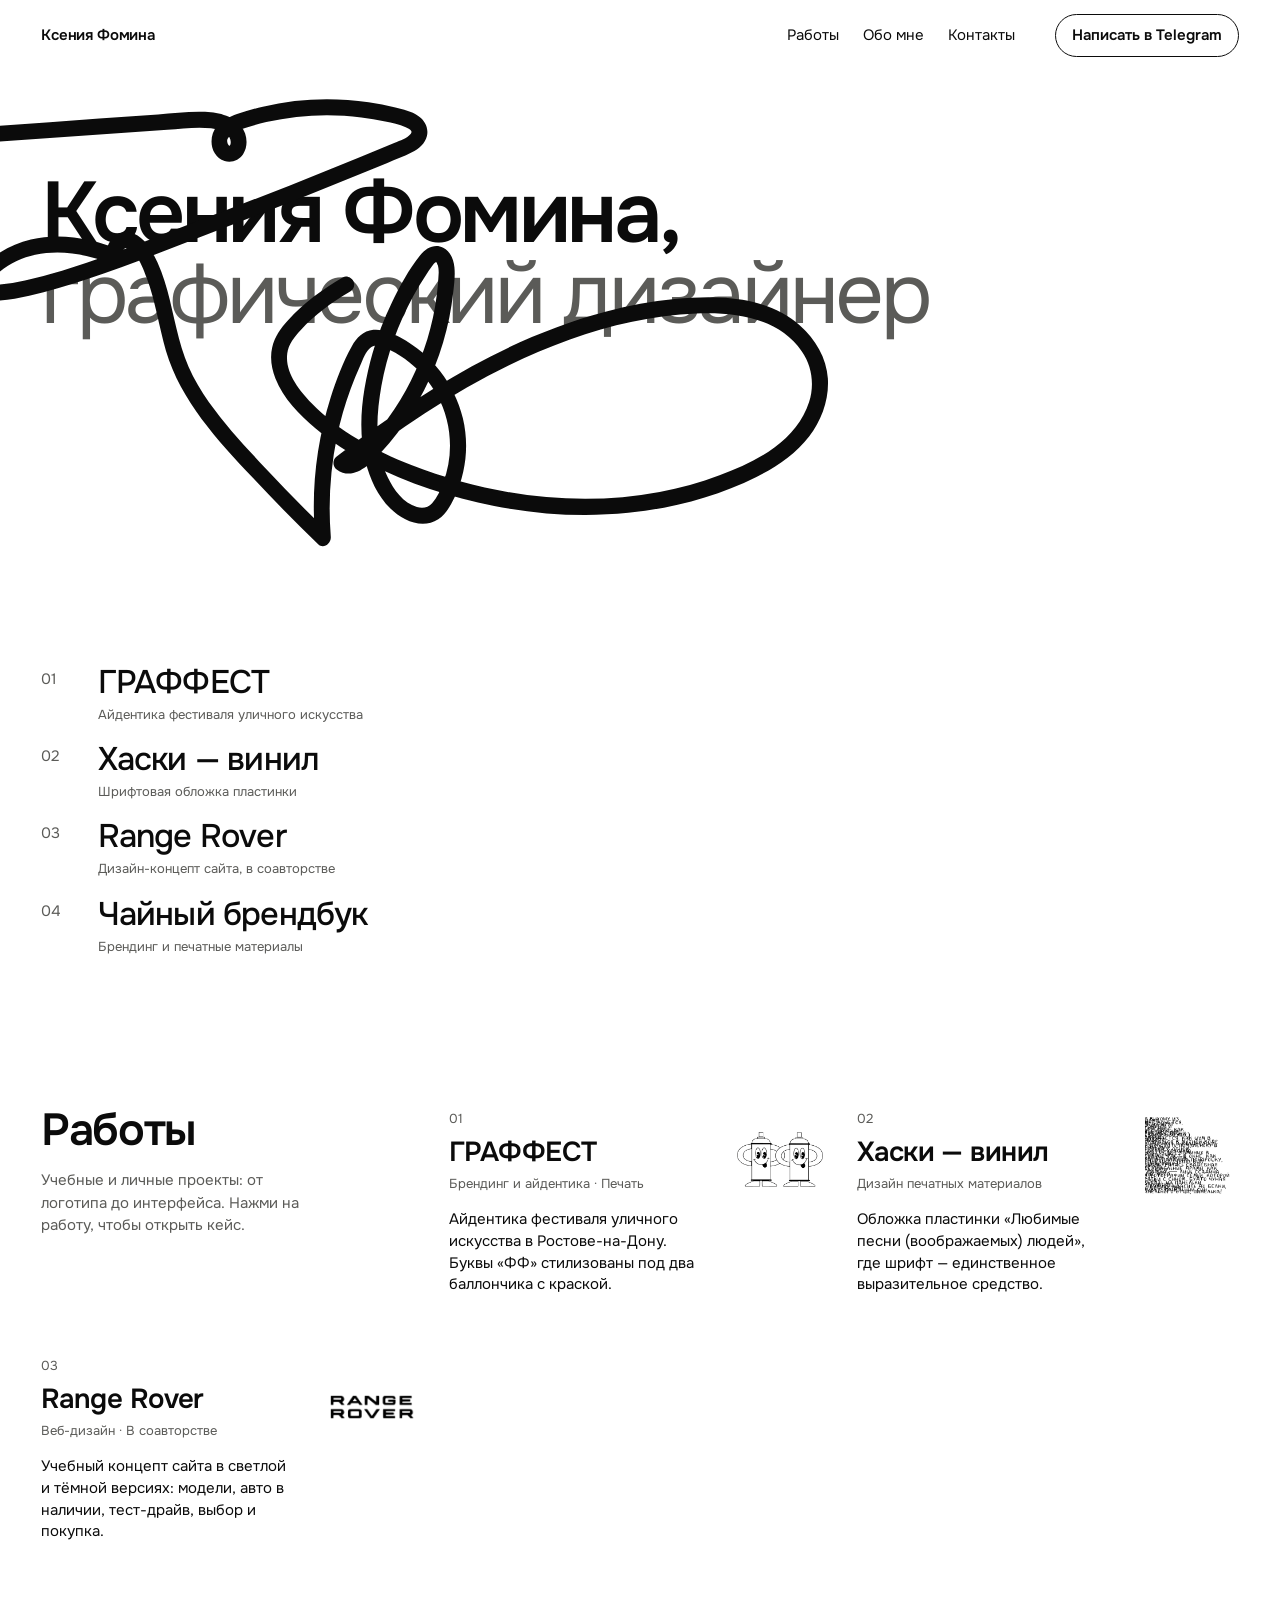
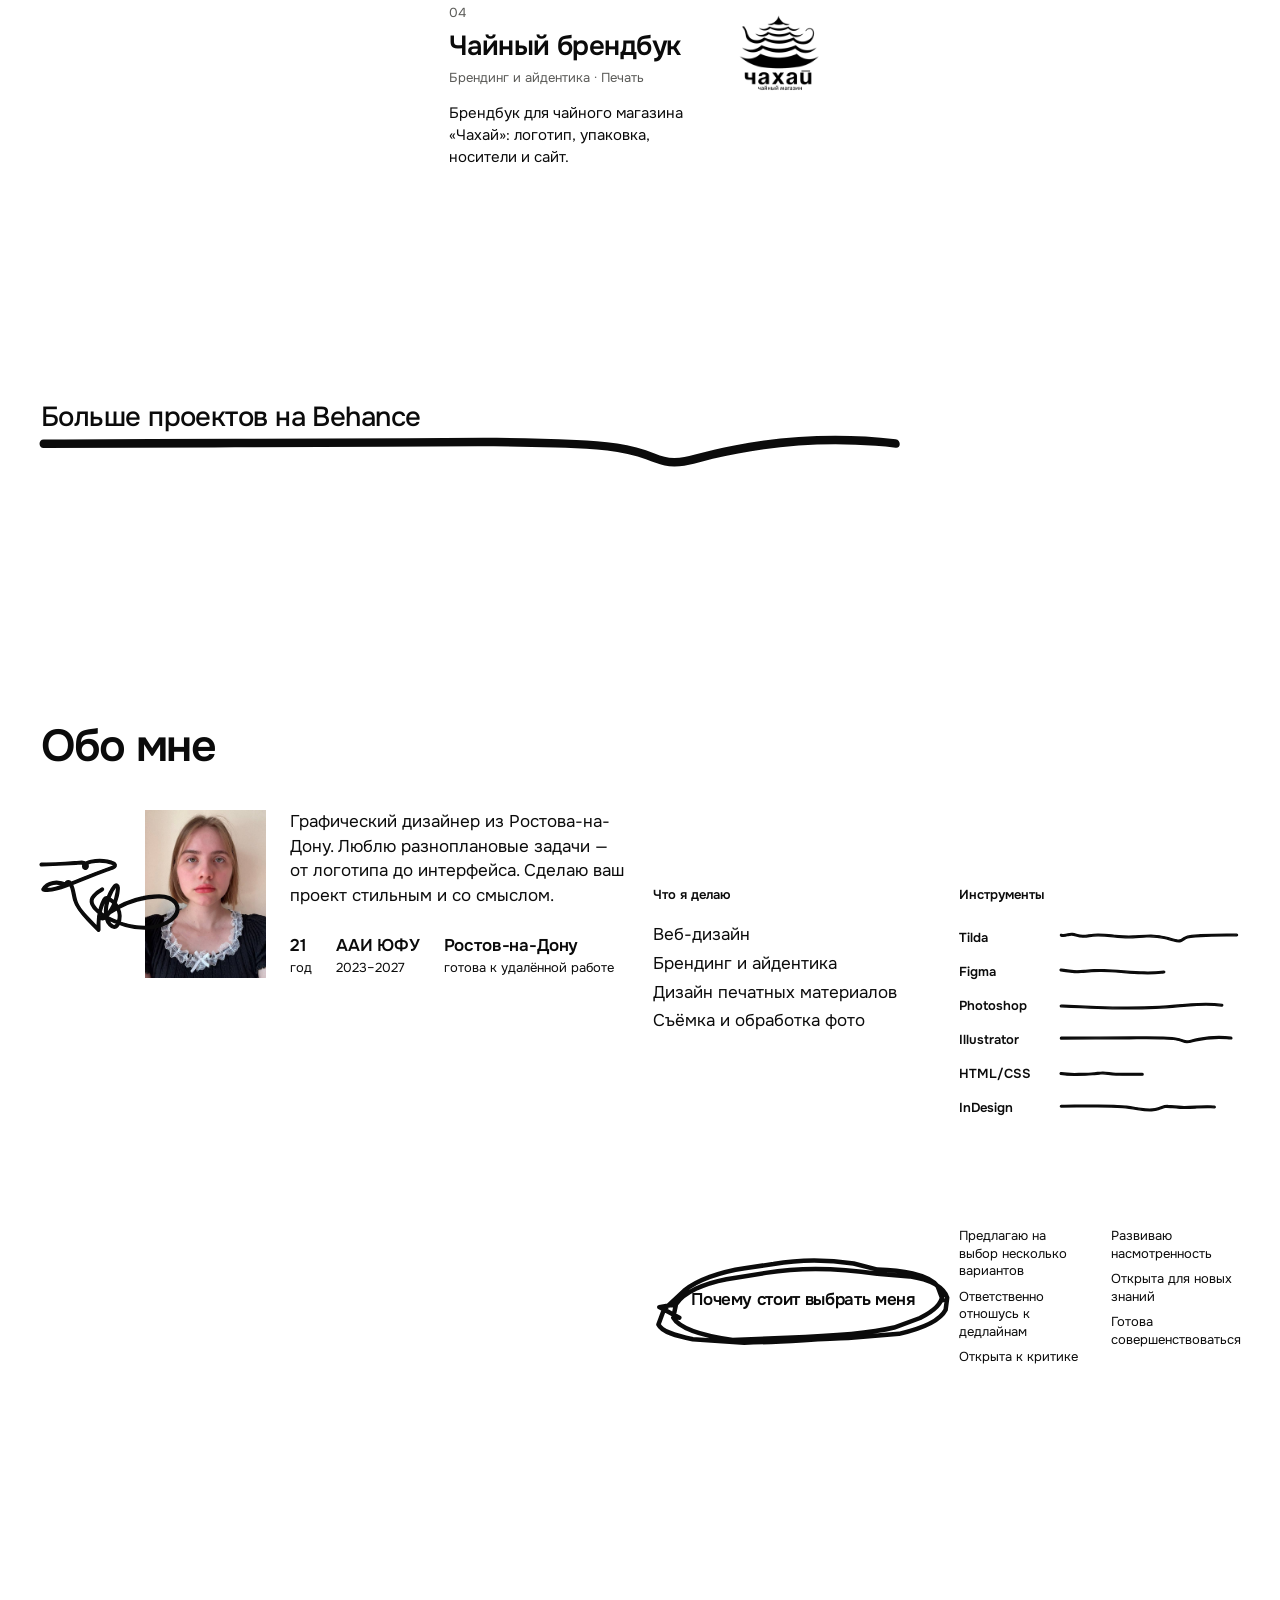
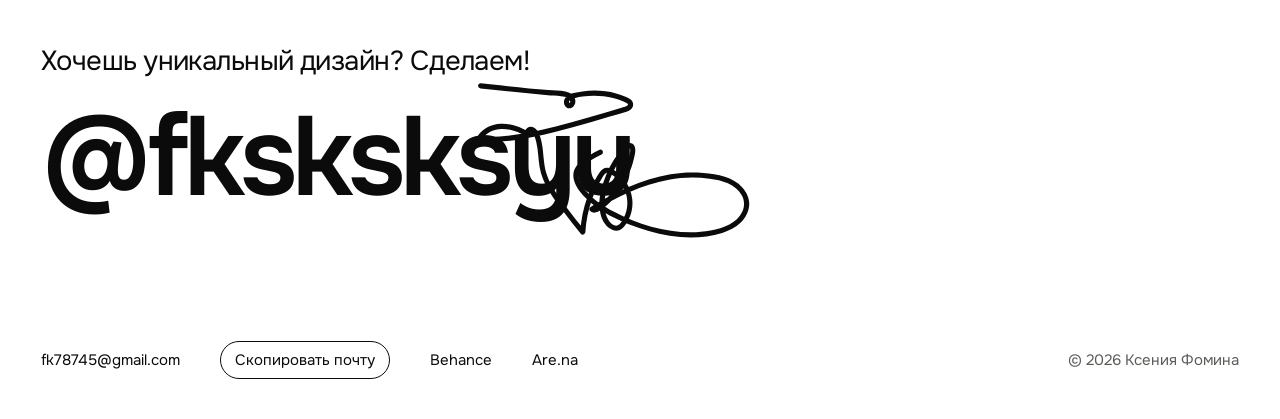
<file: index.html>
<!doctype html>
<html lang="ru">
<head>
  <meta charset="utf-8">
  <meta name="viewport" content="width=device-width, initial-scale=1">
  <title>Ксения Фомина — графический дизайнер</title>
  <meta name="description" content="Портфолио Ксении Фоминой, графического дизайнера из Ростова-на-Дону: веб-дизайн, брендинг и айдентика, печать, фото.">
  <meta name="theme-color" content="#ffffff">
  <link rel="preconnect" href="https://fonts.googleapis.com">
  <link rel="preconnect" href="https://fonts.gstatic.com" crossorigin>
  <link rel="stylesheet" href="https://fonts.googleapis.com/css2?family=Onest:wght@400;500;600&display=swap">
  <link rel="stylesheet" href="assets/css/site.css?v=50">
  <link rel="icon" href="assets/img/favicon.svg" type="image/svg+xml">
</head>
<body>
  <a class="skip" href="#works">К работам</a>

  <header class="top">
    <a class="top__name" href="index.html">Ксения Фомина</a>
    <nav class="top__nav" aria-label="Разделы">
      <a class="ink-link" href="#works">Работы</a>
      <a class="ink-link" href="#about">Обо мне</a>
      <a class="ink-link" href="#contact">Контакты</a>
    </nav>
    <a class="top__cta" href="https://t.me/fksksksyu" target="_blank" rel="noopener">Написать в Telegram</a>
  </header>

  <main>
    <section class="hero" aria-labelledby="hero-title">

      <div class="hero__text">
        <h1 class="hero__title" id="hero-title">Ксения Фомина, <span>графический дизайнер</span></h1>
      </div>
      <div class="hero__mark">
        <div class="sig" data-signature="2.2"></div>
      </div>

      <ol class="index" aria-label="Избранные работы">
        <li class="index__item">
          <a href="graffest.html" data-peek="Сюда: главный кадр ГРАФФЕСТа" data-ratio="4 / 3">
            <span class="index__no num">01</span>
            <span class="index__title">ГРАФФЕСТ</span>
            <span class="index__type">Айдентика фестиваля уличного искусства</span>
            <span class="index__underline" data-line="0" data-stretch></span>
          </a>
        </li>
        <li class="index__item">
          <a href="vinyl.html" data-peek="Сюда: обложка винила" data-ratio="1 / 1">
            <span class="index__no num">02</span>
            <span class="index__title">Хаски — винил</span>
            <span class="index__type">Шрифтовая обложка пластинки</span>
            <span class="index__underline" data-line="3" data-stretch></span>
          </a>
        </li>
        <li class="index__item">
          <a href="rangerover.html" data-peek-src="assets/img/works/range-rover-light.jpg" data-ratio="16 / 10">
            <span class="index__no num">03</span>
            <span class="index__title">Range Rover</span>
            <span class="index__type">Дизайн-концепт сайта, в соавторстве</span>
            <span class="index__underline" data-line="5" data-stretch></span>
          </a>
        </li>
        <li class="index__item">
          <a href="tea.html" data-peek-src="assets/img/works/tea-pack.jpg" data-ratio="1600 / 1132">
            <span class="index__no num">04</span>
            <span class="index__title">Чайный брендбук</span>
            <span class="index__type">Брендинг и печатные материалы</span>
            <span class="index__underline" data-line="2" data-stretch></span>
          </a>
        </li>
      </ol>
    </section>

    <section class="works" id="works" aria-labelledby="works-title">
      <header class="works__head">
        <h2 class="works__title" id="works-title">Работы</h2>
        <p class="works__aside">Учебные и личные проекты: от логотипа до интерфейса. Нажми на работу, чтобы открыть кейс.</p>
      </header>

      <article class="entry" style="--row: 1; --col: 2" id="work-graffest">
        <a class="entry__btn" href="graffest.html" data-transition>
          <span class="entry__thumb entry__thumb--logo" aria-hidden="true"><img src="assets/img/logos/graffest.png" alt="" decoding="async"></span>
          <span class="entry__no num">01</span>
          <span class="entry__title">ГРАФФЕСТ</span>
          <span class="entry__type">Брендинг и айдентика · Печать</span>
          <span class="entry__text">Айдентика фестиваля уличного искусства в Ростове-на-Дону. Буквы «ФФ» стилизованы под два баллончика с краской.</span>
        </a>
      </article>

      <article class="entry" style="--row: 1; --col: 3" id="work-vinyl">
        <a class="entry__btn" href="vinyl.html" data-transition>
          <span class="entry__thumb entry__thumb--logo" aria-hidden="true"><img src="assets/img/logos/vinyl.png" alt="" decoding="async"></span>
          <span class="entry__no num">02</span>
          <span class="entry__title">Хаски — винил</span>
          <span class="entry__type">Дизайн печатных материалов</span>
          <span class="entry__text">Обложка пластинки «Любимые песни (воображаемых) людей», где шрифт — единственное выразительное средство.</span>
        </a>
      </article>

      <article class="entry" style="--row: 2; --col: 1" id="work-rr">
        <a class="entry__btn" href="rangerover.html" data-transition>
          <span class="entry__thumb entry__thumb--logo" aria-hidden="true"><img src="assets/img/logos/rangerover.png" alt="" decoding="async"></span>
          <span class="entry__no num">03</span>
          <span class="entry__title">Range Rover</span>
          <span class="entry__type">Веб-дизайн · В соавторстве</span>
          <span class="entry__text">Учебный концепт сайта в светлой и тёмной версиях: модели, авто в наличии, тест-драйв, выбор и покупка.</span>
        </a>
      </article>

      <article class="entry" style="--row: 3; --col: 2" id="work-tea">
        <a class="entry__btn" href="tea.html" data-transition>
          <span class="entry__thumb entry__thumb--logo" aria-hidden="true"><img src="assets/img/logos/tea.png" alt="" decoding="async"></span>
          <span class="entry__no num">04</span>
          <span class="entry__title">Чайный брендбук</span>
          <span class="entry__type">Брендинг и айдентика · Печать</span>
          <span class="entry__text">Брендбук для чайного магазина «Чахай»: логотип, упаковка, носители и сайт.</span>
        </a>
      </article>

      <a class="behance" href="https://www.behance.net/fominakksenia" target="_blank" rel="noopener">Больше проектов на Behance<span class="behance__line" data-line="3"></span></a>
    </section>

    <section class="section" id="about" aria-labelledby="about-title">
      <div class="section__head">
        <h2 class="section__title" id="about-title">Обо мне</h2>
      </div>

      <div class="about">
        <div class="about__head">
        <div class="about__portrait">
          <img class="about__photo" src="assets/img/ksenia.jpg" width="600" height="832" decoding="async" alt="Ксения Фомина">
          <span class="about__sig sig" data-signature="1.4"></span>
        </div>

        <div class="about__intro">
          <p class="about__lead">Графический дизайнер из Ростова-на-Дону. Люблю разноплановые задачи — от логотипа до интерфейса. Сделаю ваш проект стильным и со смыслом.</p>
          <ul class="about__facts">
            <li><b class="num">21</b>год</li>
            <li><b>ААИ ЮФУ</b><span class="num">2023–2027</span></li>
            <li><b>Ростов-на-Дону</b>готова к удалённой работе</li>
          </ul>
        </div>
        </div>

        <div class="col col--do">
          <h3>Что я делаю</h3>
          <ul class="list-ruled">
            <li>Веб-дизайн</li>
            <li>Брендинг и айдентика</li>
            <li>Дизайн печатных материалов</li>
            <li>Съёмка и обработка фото</li>
          </ul>
        </div>

        <div class="col col--skills">
          <h3>Инструменты</h3>
          <ul class="skills">
            <li>Tilda <span data-line="0" data-scale></span></li>
            <li>Figma <span data-line="1" data-scale></span></li>
            <li>Photoshop <span data-line="2" data-scale></span></li>
            <li>Illustrator <span data-line="3" data-scale></span></li>
            <li>HTML/CSS <span data-line="4" data-scale></span></li>
            <li>InDesign <span data-line="5" data-scale></span></li>
          </ul>
        </div>

        <div class="why">
          <h3 class="why__title">Почему стоит выбрать меня<span class="why__loop" data-loop="2.4"></span></h3>
          <ul>
            <li>Предлагаю на выбор несколько вариантов</li>
            <li>Ответственно отношусь к дедлайнам</li>
            <li>Открыта к критике</li>
            <li>Развиваю насмотренность</li>
            <li>Открыта для новых знаний</li>
            <li>Готова совершенствоваться</li>
          </ul>
        </div>
      </div>
    </section>
  </main>

  <footer class="contact" id="contact">
    <p class="contact__lead">Хочешь уникальный дизайн? Сделаем!</p>
    <a class="contact__tg" href="https://t.me/fksksksyu" target="_blank" rel="noopener">@fksksksyu<span class="contact__sig sig" data-signature="1.6"></span></a>
    <div class="contact__row">
      <a class="ink-link" href="mailto:fk78745@gmail.com">fk78745@gmail.com</a>
      <button class="copy" type="button" data-copy="fk78745@gmail.com">Скопировать почту</button>
      <a class="ink-link" href="https://www.behance.net/fominakksenia" target="_blank" rel="noopener">Behance</a>
      <a class="ink-link" href="https://www.are.na/ksenia-fomina" target="_blank" rel="noopener">Are.na</a>
      <span class="contact__fine num">© 2026 Ксения Фомина</span>
    </div>
  </footer>

  <div class="peek" aria-hidden="true"><div class="plate plate--empty" data-label=""></div></div>

  <script src="assets/js/site.js?v=50" type="module"></script>
</body>
</html>
</file>
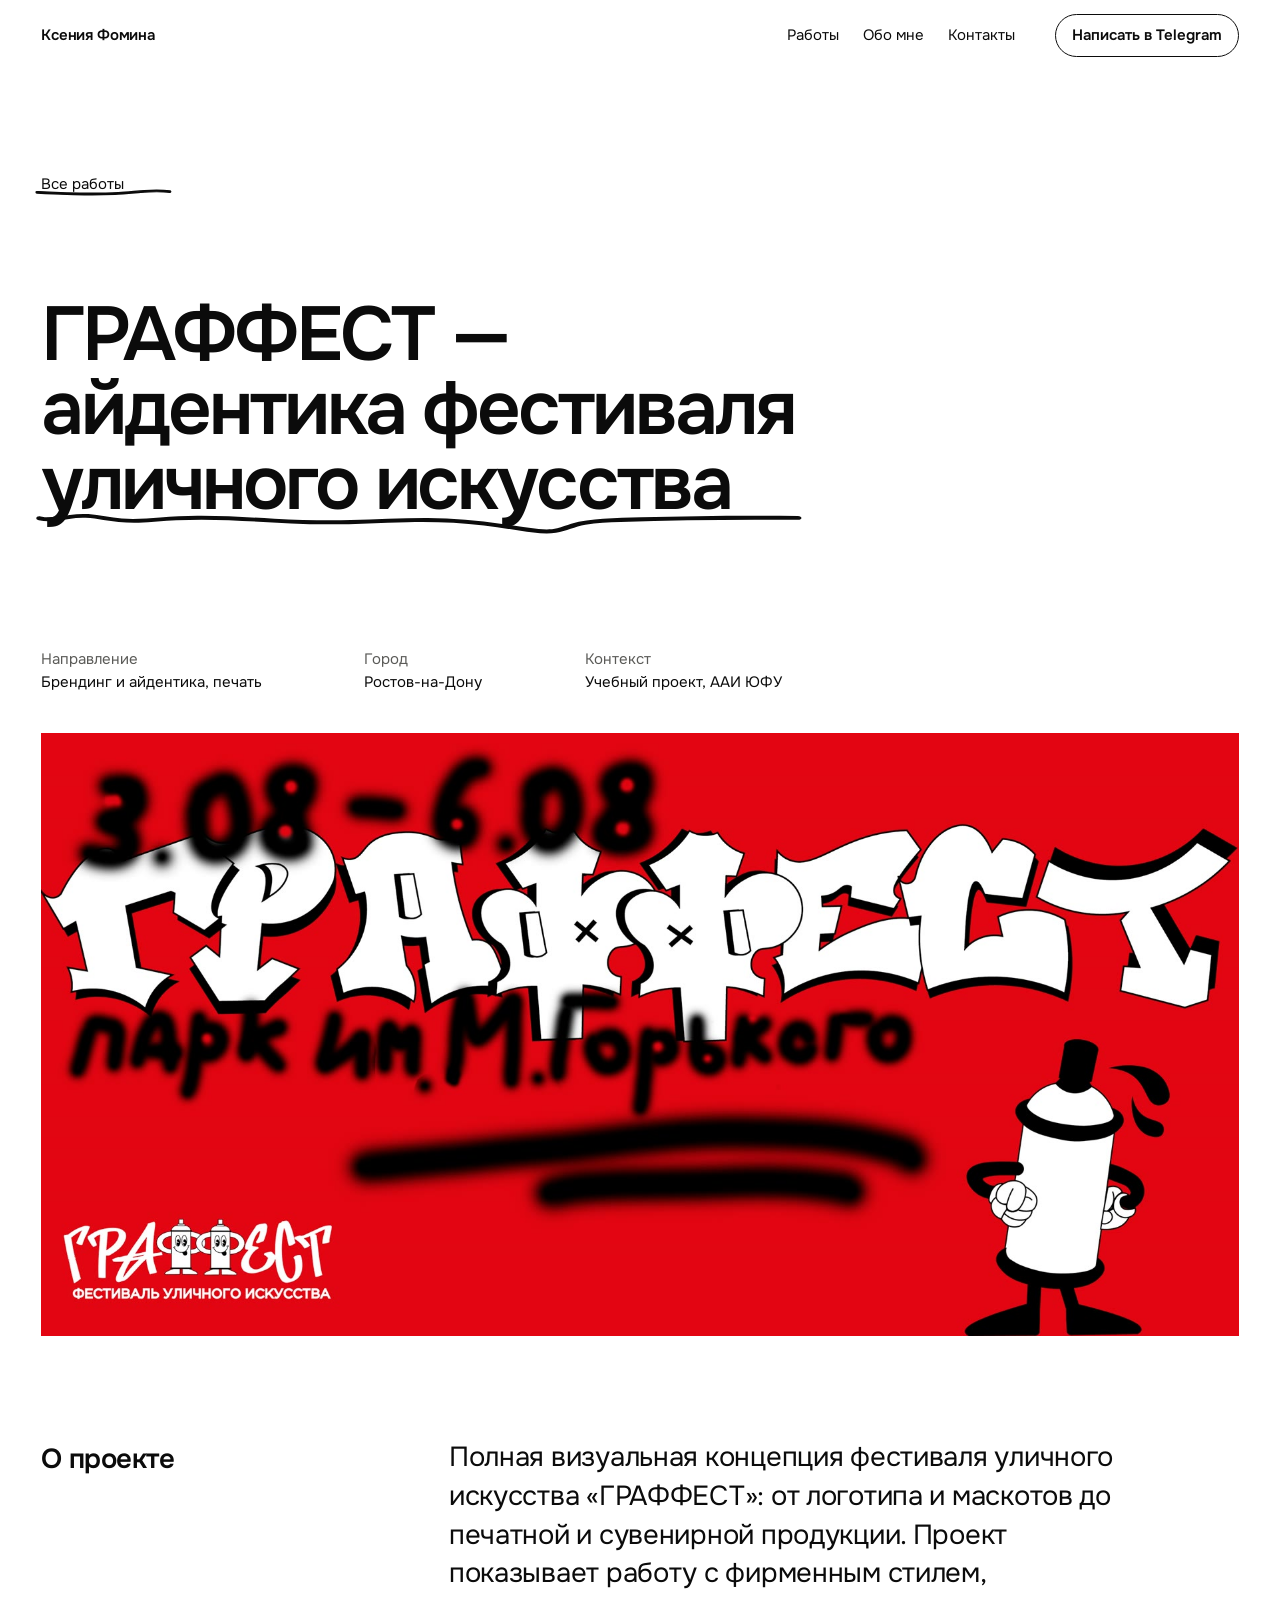
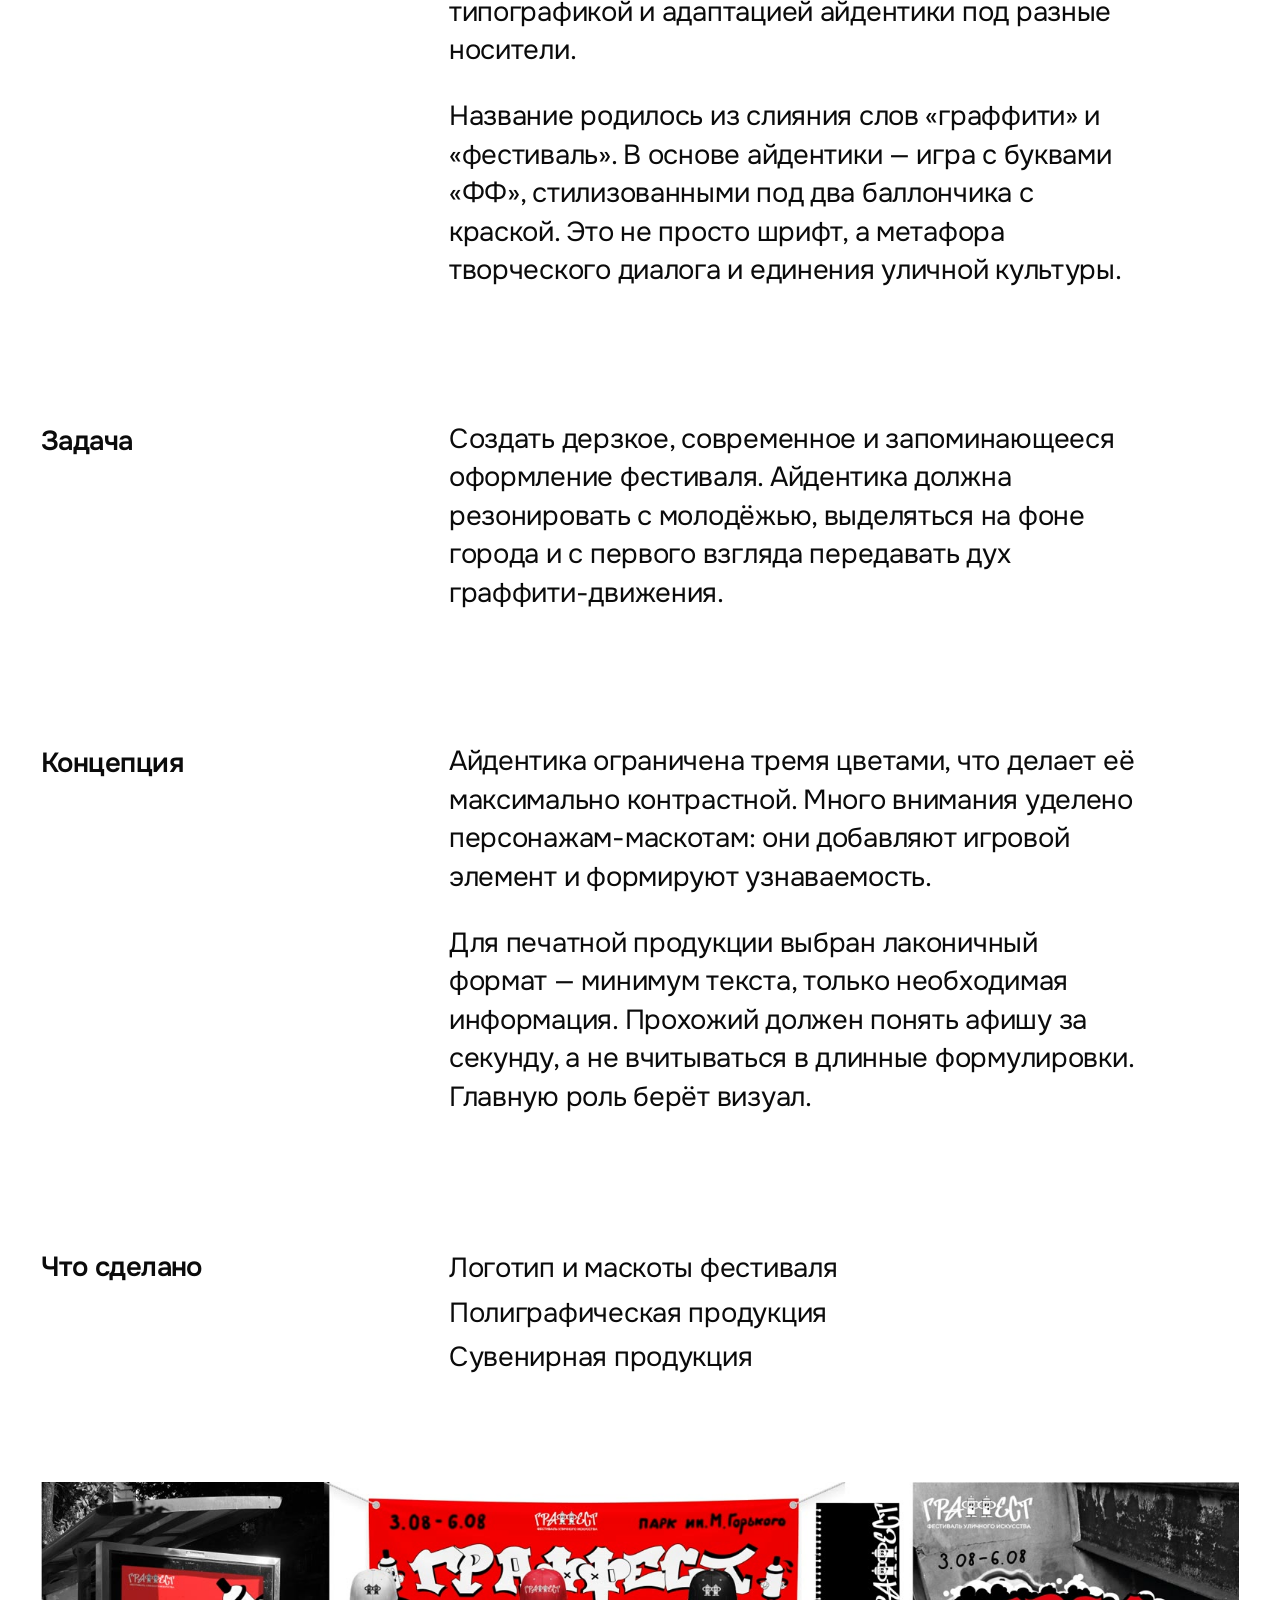
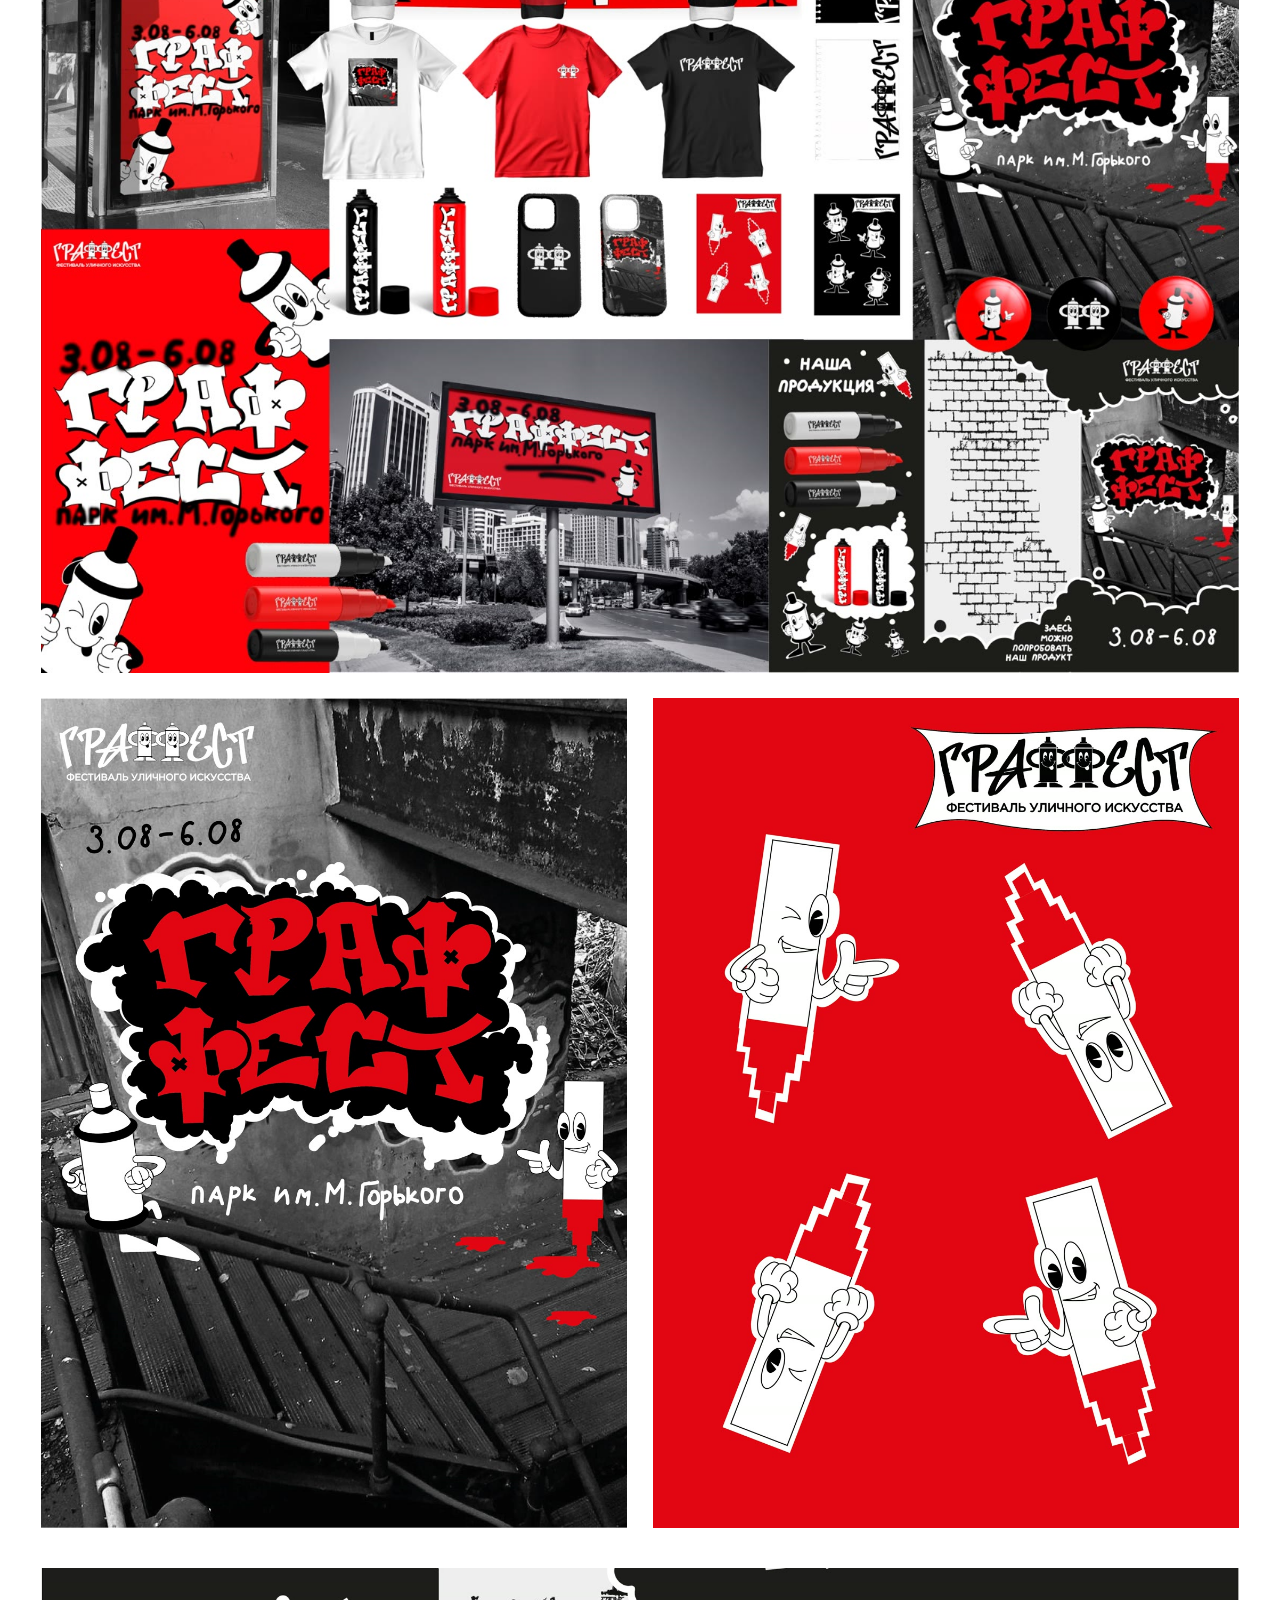
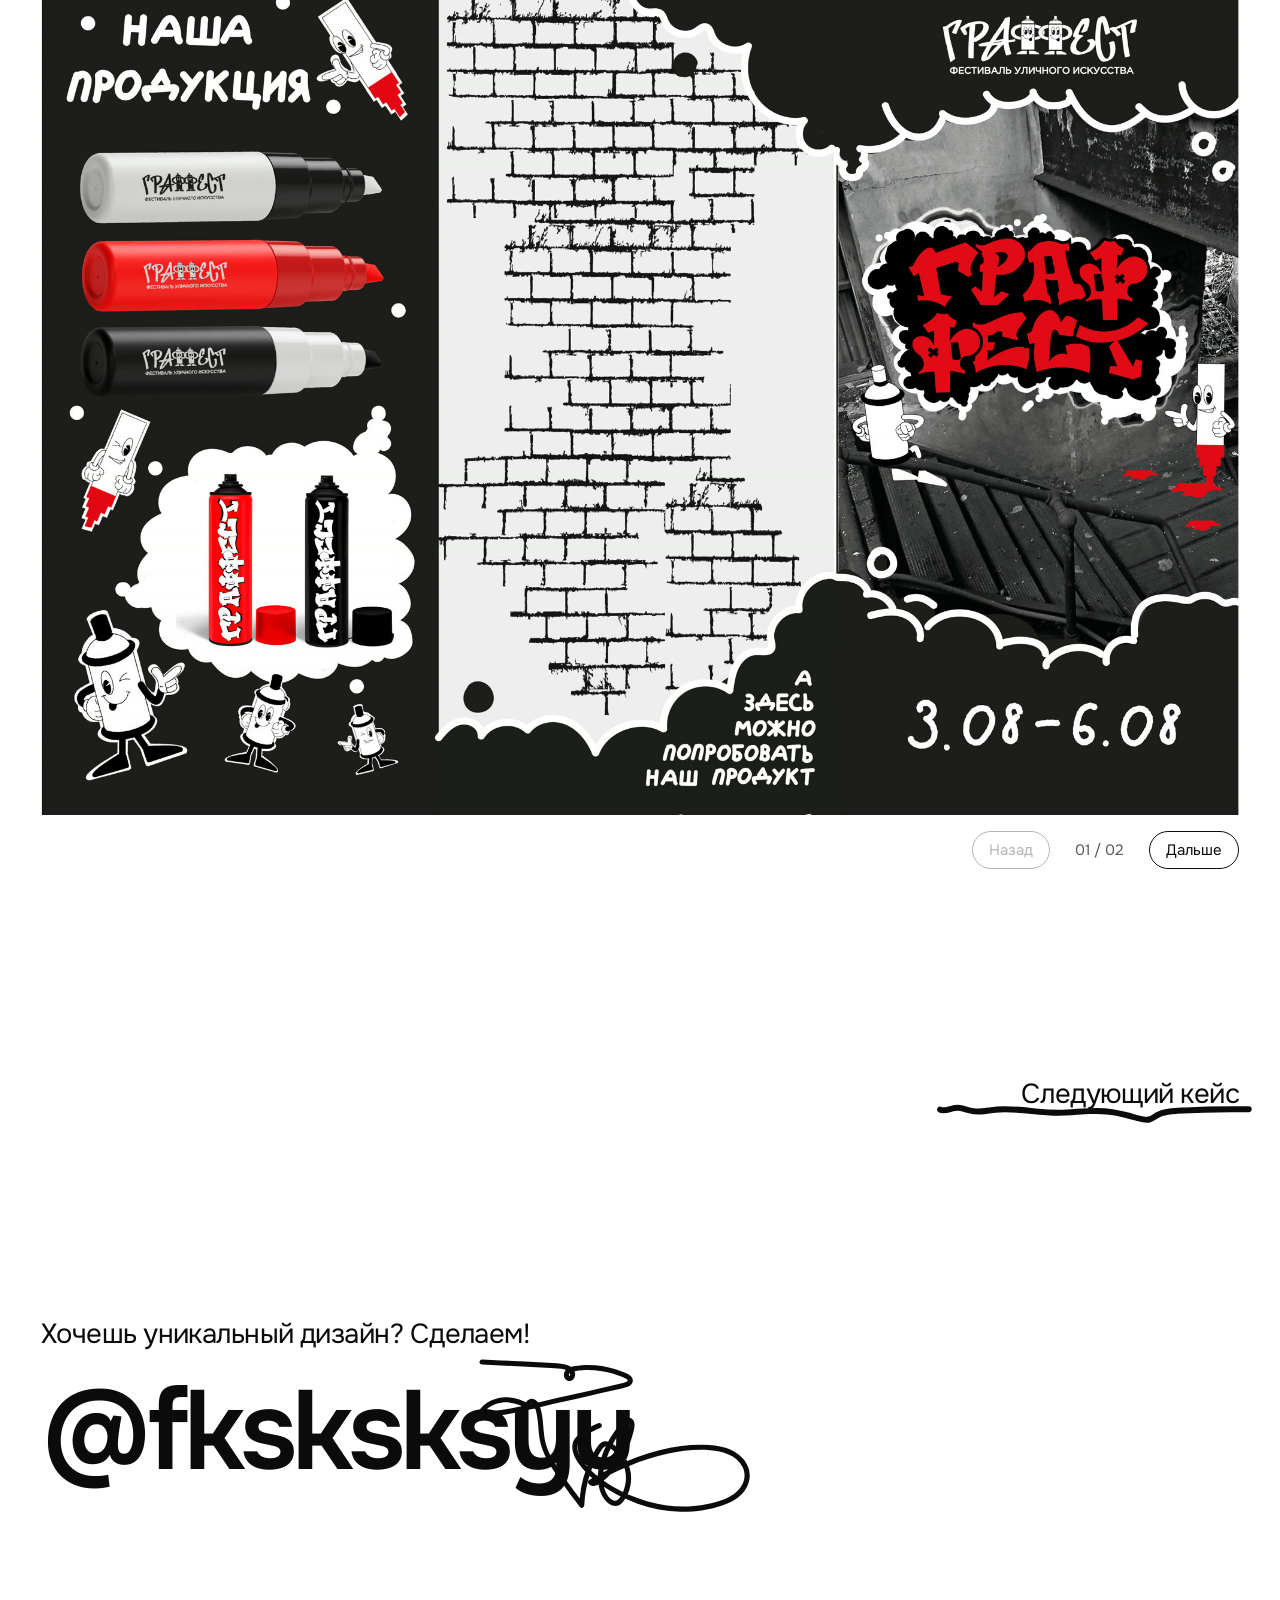
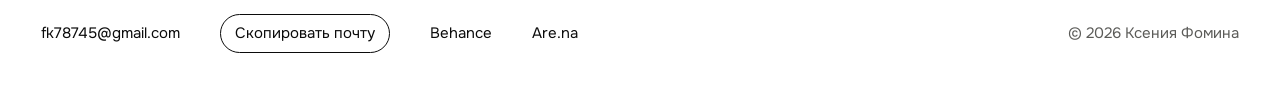
<file: graffest.html>
<!doctype html>
<html lang="ru">
<head>
  <meta charset="utf-8">
  <meta name="viewport" content="width=device-width, initial-scale=1">
  <title>ГРАФФЕСТ — айдентика фестиваля · Ксения Фомина</title>
  <meta name="description" content="Кейс: айдентика фестиваля уличного искусства ГРАФФЕСТ в Ростове-на-Дону. Логотип, маскоты, печатная и сувенирная продукция.">
  <meta name="theme-color" content="#ffffff">
  <link rel="preconnect" href="https://fonts.googleapis.com">
  <link rel="preconnect" href="https://fonts.gstatic.com" crossorigin>
  <link rel="stylesheet" href="https://fonts.googleapis.com/css2?family=Onest:wght@400;500;600&display=swap">
  <link rel="stylesheet" href="assets/css/site.css?v=50">
  <link rel="icon" href="assets/img/favicon.svg" type="image/svg+xml">
</head>
<body>
  <a class="skip" href="#case">К кейсу</a>

  <header class="top">
    <a class="top__name" href="index.html">Ксения Фомина</a>
    <nav class="top__nav" aria-label="Разделы">
      <a class="ink-link" href="index.html#works">Работы</a>
      <a class="ink-link" href="index.html#about">Обо мне</a>
      <a class="ink-link" href="#contact">Контакты</a>
    </nav>
    <a class="top__cta" href="https://t.me/fksksksyu" target="_blank" rel="noopener">Написать в Telegram</a>
  </header>

  <main id="case">
    <section class="case-hero" aria-labelledby="case-title">
      <a class="case-hero__back ink-link" href="index.html#work-graffest">Все работы<span class="back__line" data-line="2"></span></a>
      <h1 class="case-hero__title" id="case-title">ГРАФФЕСТ — айдентика фестиваля уличного искусства<span class="case-hero__line" data-line="0" data-stretch></span>
      </h1>
      <ul class="case-hero__meta">
        <li><span>Направление</span>Брендинг и айдентика, печать</li>
        <li><span>Город</span>Ростов-на-Дону</li>
        <li><span>Контекст</span>Учебный проект, ААИ ЮФУ</li>
      </ul>
    </section>

    <div class="case-cover">
      <figure class="plate" style="--ratio: 1800 / 906"><img src="assets/img/works/graffest-banner.jpg" width="1800" height="906" decoding="async" alt="Баннер ГРАФФЕСТа: «3.08–6.08, парк им. М. Горького» и маскот-баллончик"></figure>
    </div>

    <section class="stage" aria-labelledby="s-about">
      <h2 class="stage__name" id="s-about">О проекте</h2>
      <div class="stage__body">
        <p>Полная визуальная концепция фестиваля уличного искусства «ГРАФФЕСТ»: от логотипа и маскотов до печатной и сувенирной продукции. Проект показывает работу с фирменным стилем, типографикой и адаптацией айдентики под разные носители.</p>
        <p>Название родилось из слияния слов «граффити» и «фестиваль». В основе айдентики — игра с буквами «ФФ», стилизованными под два баллончика с краской. Это не просто шрифт, а метафора творческого диалога и единения уличной культуры.</p>
      </div>
    </section>

    <section class="stage" aria-labelledby="s-task">
      <h2 class="stage__name" id="s-task">Задача</h2>
      <div class="stage__body">
        <p>Создать дерзкое, современное и запоминающееся оформление фестиваля. Айдентика должна резонировать с молодёжью, выделяться на фоне города и с первого взгляда передавать дух граффити-движения.</p>
      </div>
    </section>

    <section class="stage" aria-labelledby="s-concept">
      <h2 class="stage__name" id="s-concept">Концепция</h2>
      <div class="stage__body">
        <p>Айдентика ограничена тремя цветами, что делает её максимально контрастной. Много внимания уделено персонажам-маскотам: они добавляют игровой элемент и формируют узнаваемость.</p>
        <p>Для печатной продукции выбран лаконичный формат — минимум текста, только необходимая информация. Прохожий должен понять афишу за секунду, а не вчитываться в длинные формулировки. Главную роль берёт визуал.</p>
      </div>
    </section>

    <section class="stage" aria-labelledby="s-done">
      <h2 class="stage__name" id="s-done">Что сделано</h2>
      <div class="stage__body">
        <ul class="list-ruled">
          <li>Логотип и маскоты фестиваля</li>
          <li>Полиграфическая продукция</li>
          <li>Сувенирная продукция</li>
        </ul>
      </div>
    </section>

    <div class="gallery" aria-label="Носители">
      <figure class="plate plate--merch" style="--ratio: 1600 / 1056"><picture><source media="(max-width: 900px)" srcset="assets/img/works/graffest-merch-mobile.jpg" width="667" height="1250"><img src="assets/img/works/graffest-merch.jpg" width="1600" height="1056" loading="lazy" decoding="async" alt="Носители фестиваля: футболки, чехлы, билборды и афиши"></picture></figure>
      <figure class="plate" style="--ratio: 1100 / 1556; grid-column: 1 / 7"><img src="assets/img/works/graffest-poster.jpg" width="1100" height="1556" loading="lazy" decoding="async" alt="Афиша ГРАФФЕСТа на фоне городской улицы"></figure>
      <figure class="plate" style="--ratio: 1100 / 1556; grid-column: 7 / 13; align-self: start"><img src="assets/img/works/graffest-stickers-red.jpg" width="1100" height="1556" loading="lazy" decoding="async" alt="Красный лист стикеров с маскотами-маркерами"></figure>
    </div>

    <div class="case-cover case-cover--after">
      <div class="book" data-book style="--book-ratio: 2000 / 1414" aria-roledescription="слайдер" aria-label="Развороты буклета">
        <div class="book__track" tabindex="0">
          <figure class="book__page"><img src="assets/img/works/graffest-booklet-1.jpg" width="2000" height="1414" loading="lazy" decoding="async" alt="Буклет ГРАФФЕСТа, внешняя сторона: продукция, кирпичная стена, обложка"></figure>
          <figure class="book__page"><img src="assets/img/works/graffest-booklet-2.jpg" width="2000" height="1414" loading="lazy" decoding="async" alt="Буклет ГРАФФЕСТа, внутренняя сторона: программа и карта"></figure>
        </div>
        <div class="book__nav">
          <button class="book__btn" type="button" data-dir="-1">Назад</button>
          <span class="book__count num" aria-live="polite">01 / 02</span>
          <button class="book__btn" type="button" data-dir="1">Дальше</button>
        </div>
      </div>
    </div>

    <a class="next" href="vinyl.html"><b>Следующий кейс<span class="next__line" data-line="0"></span></b></a>
  </main>

  <footer class="contact" id="contact">
    <p class="contact__lead">Хочешь уникальный дизайн? Сделаем!</p>
    <a class="contact__tg" href="https://t.me/fksksksyu" target="_blank" rel="noopener">@fksksksyu<span class="contact__sig sig" data-signature="1.6"></span></a>
    <div class="contact__row">
      <a class="ink-link" href="mailto:fk78745@gmail.com">fk78745@gmail.com</a>
      <button class="copy" type="button" data-copy="fk78745@gmail.com">Скопировать почту</button>
      <a class="ink-link" href="https://www.behance.net/fominakksenia" target="_blank" rel="noopener">Behance</a>
      <a class="ink-link" href="https://www.are.na/ksenia-fomina" target="_blank" rel="noopener">Are.na</a>
      <span class="contact__fine num">© 2026 Ксения Фомина</span>
    </div>
  </footer>

  <script src="assets/js/site.js?v=50" type="module"></script>
</body>
</html>
</file>
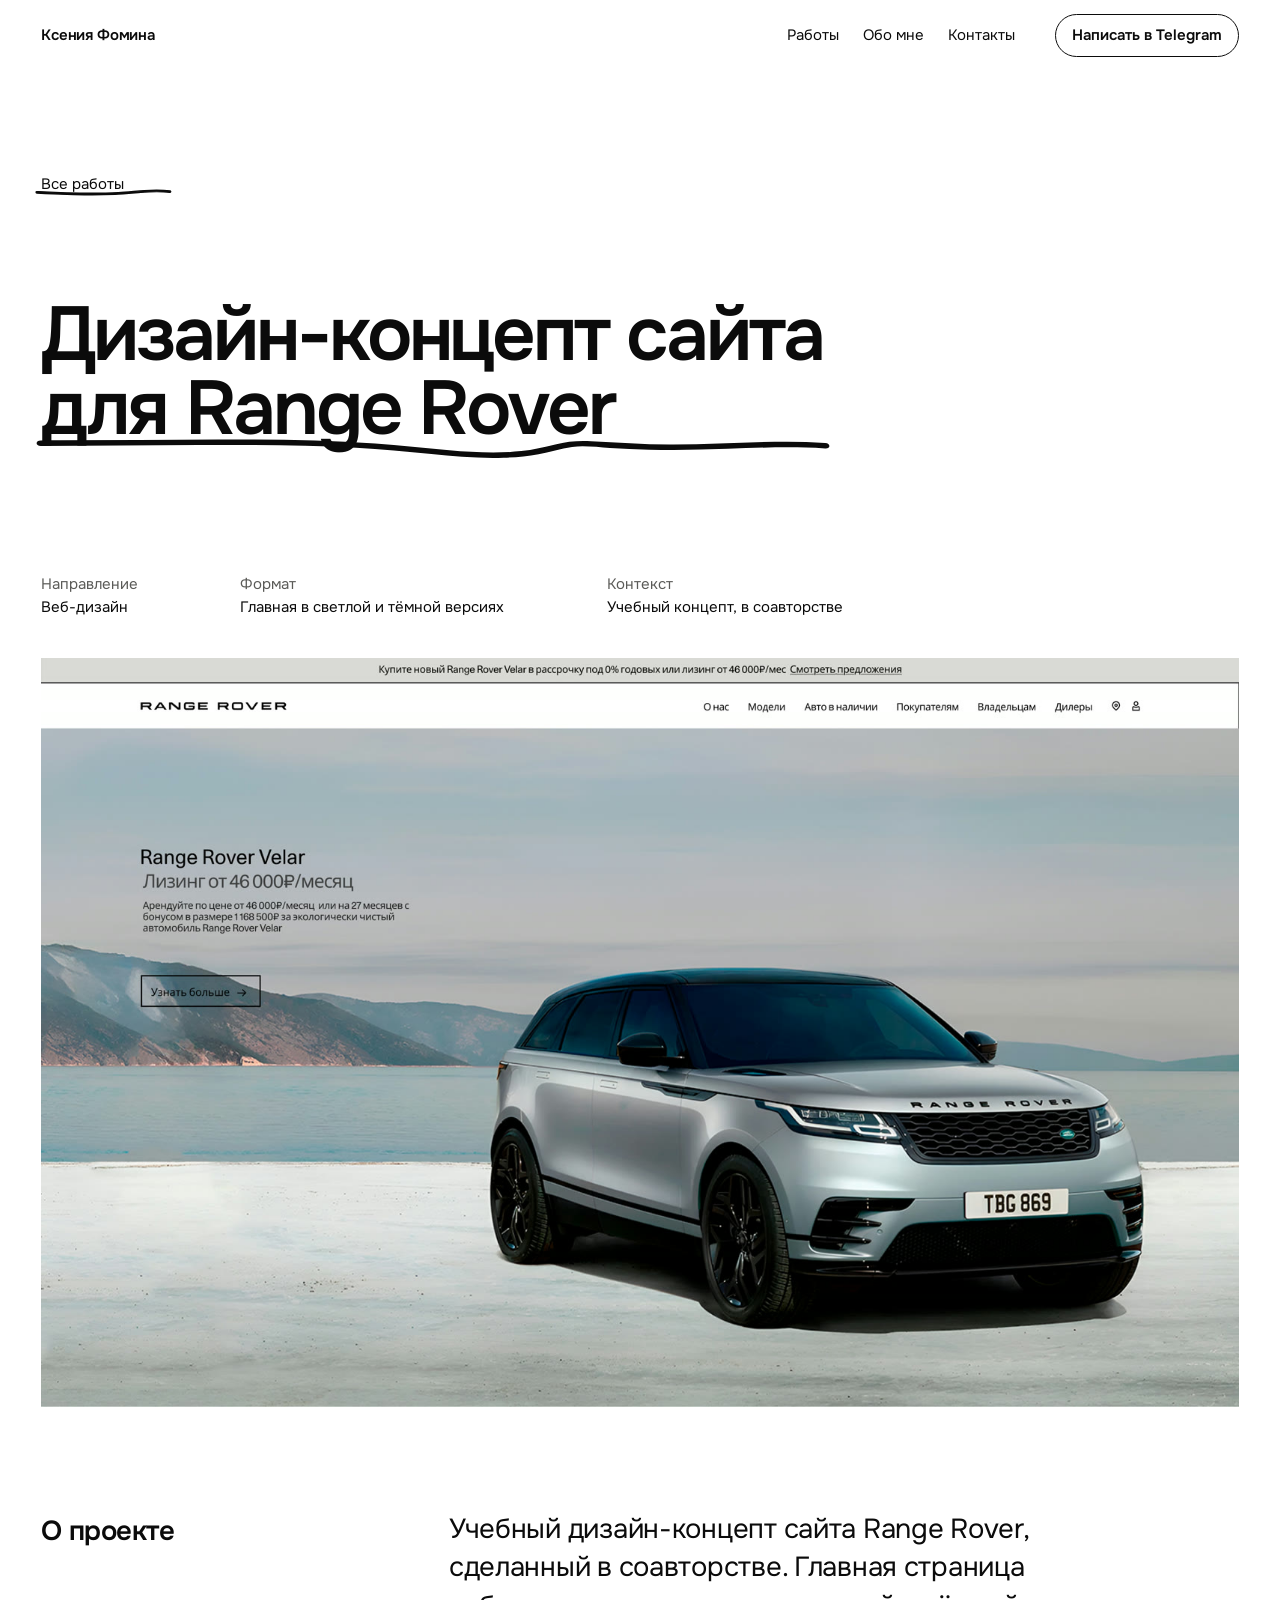
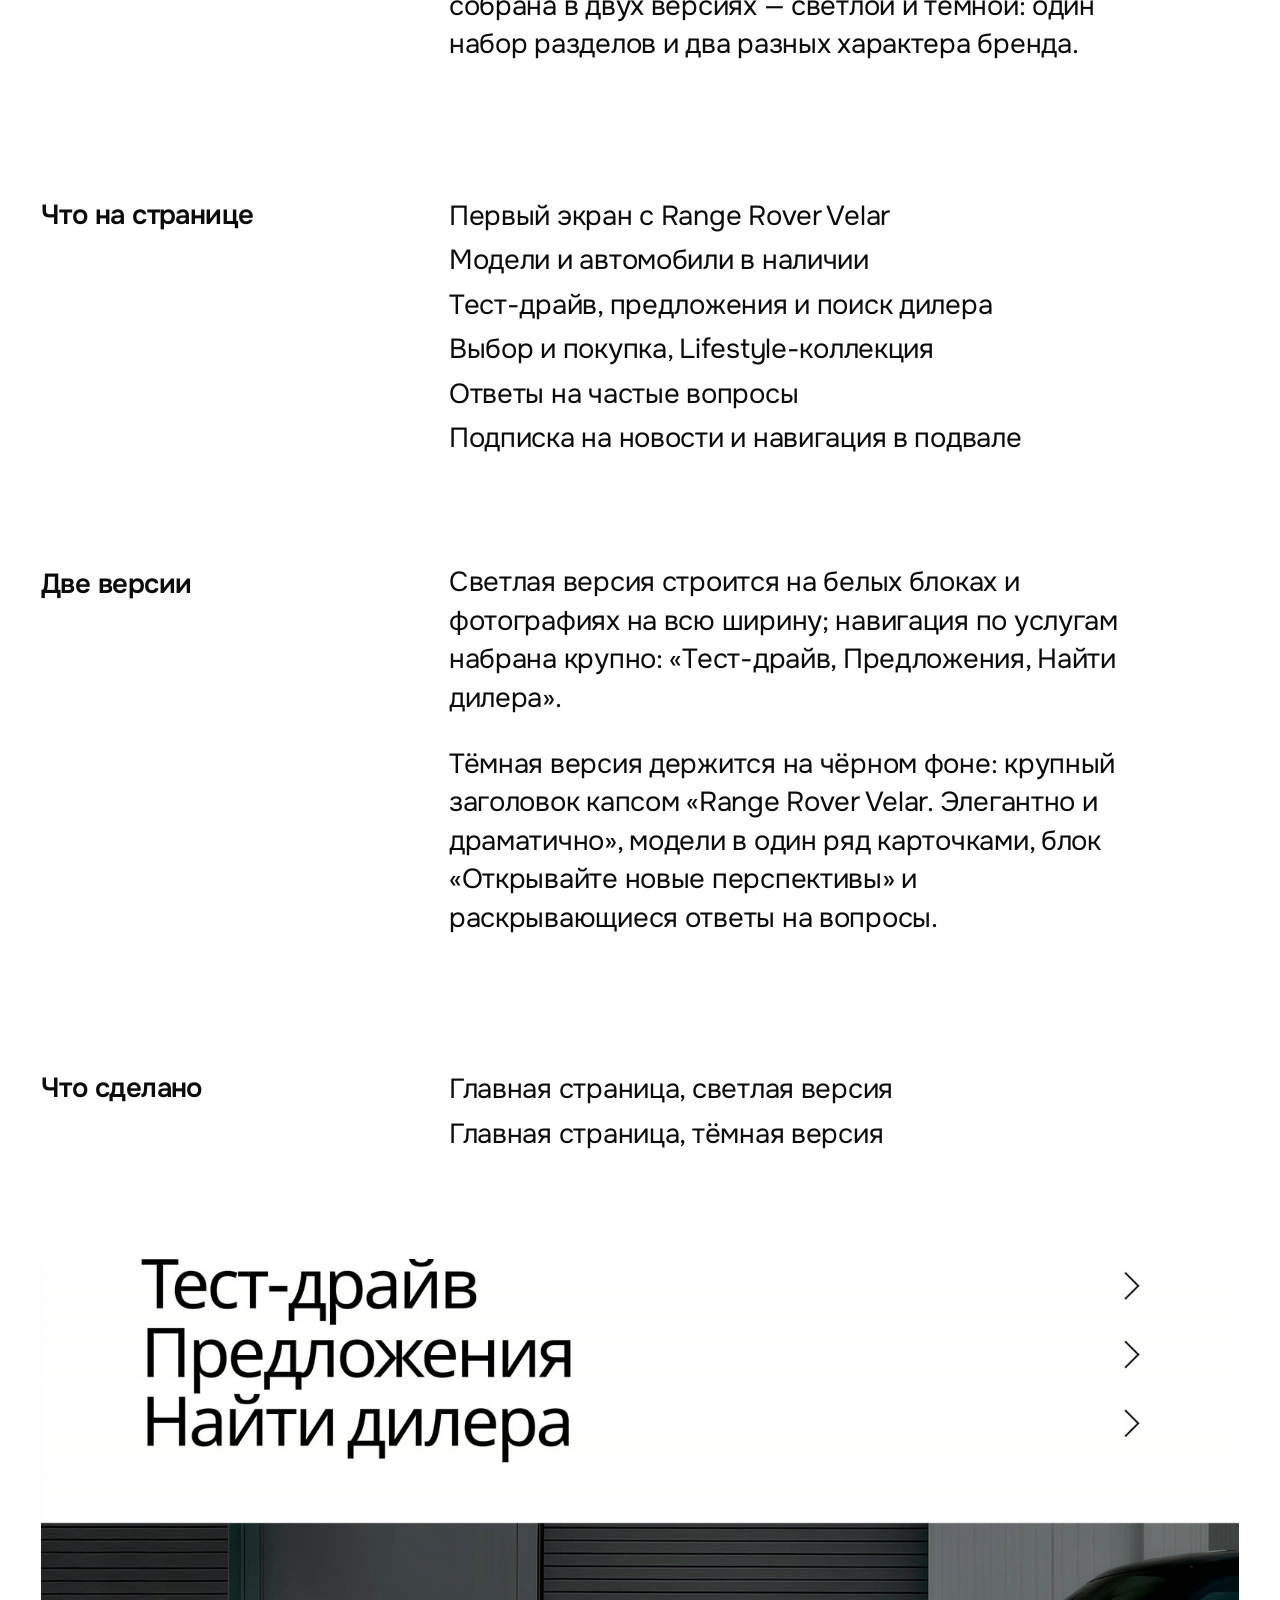
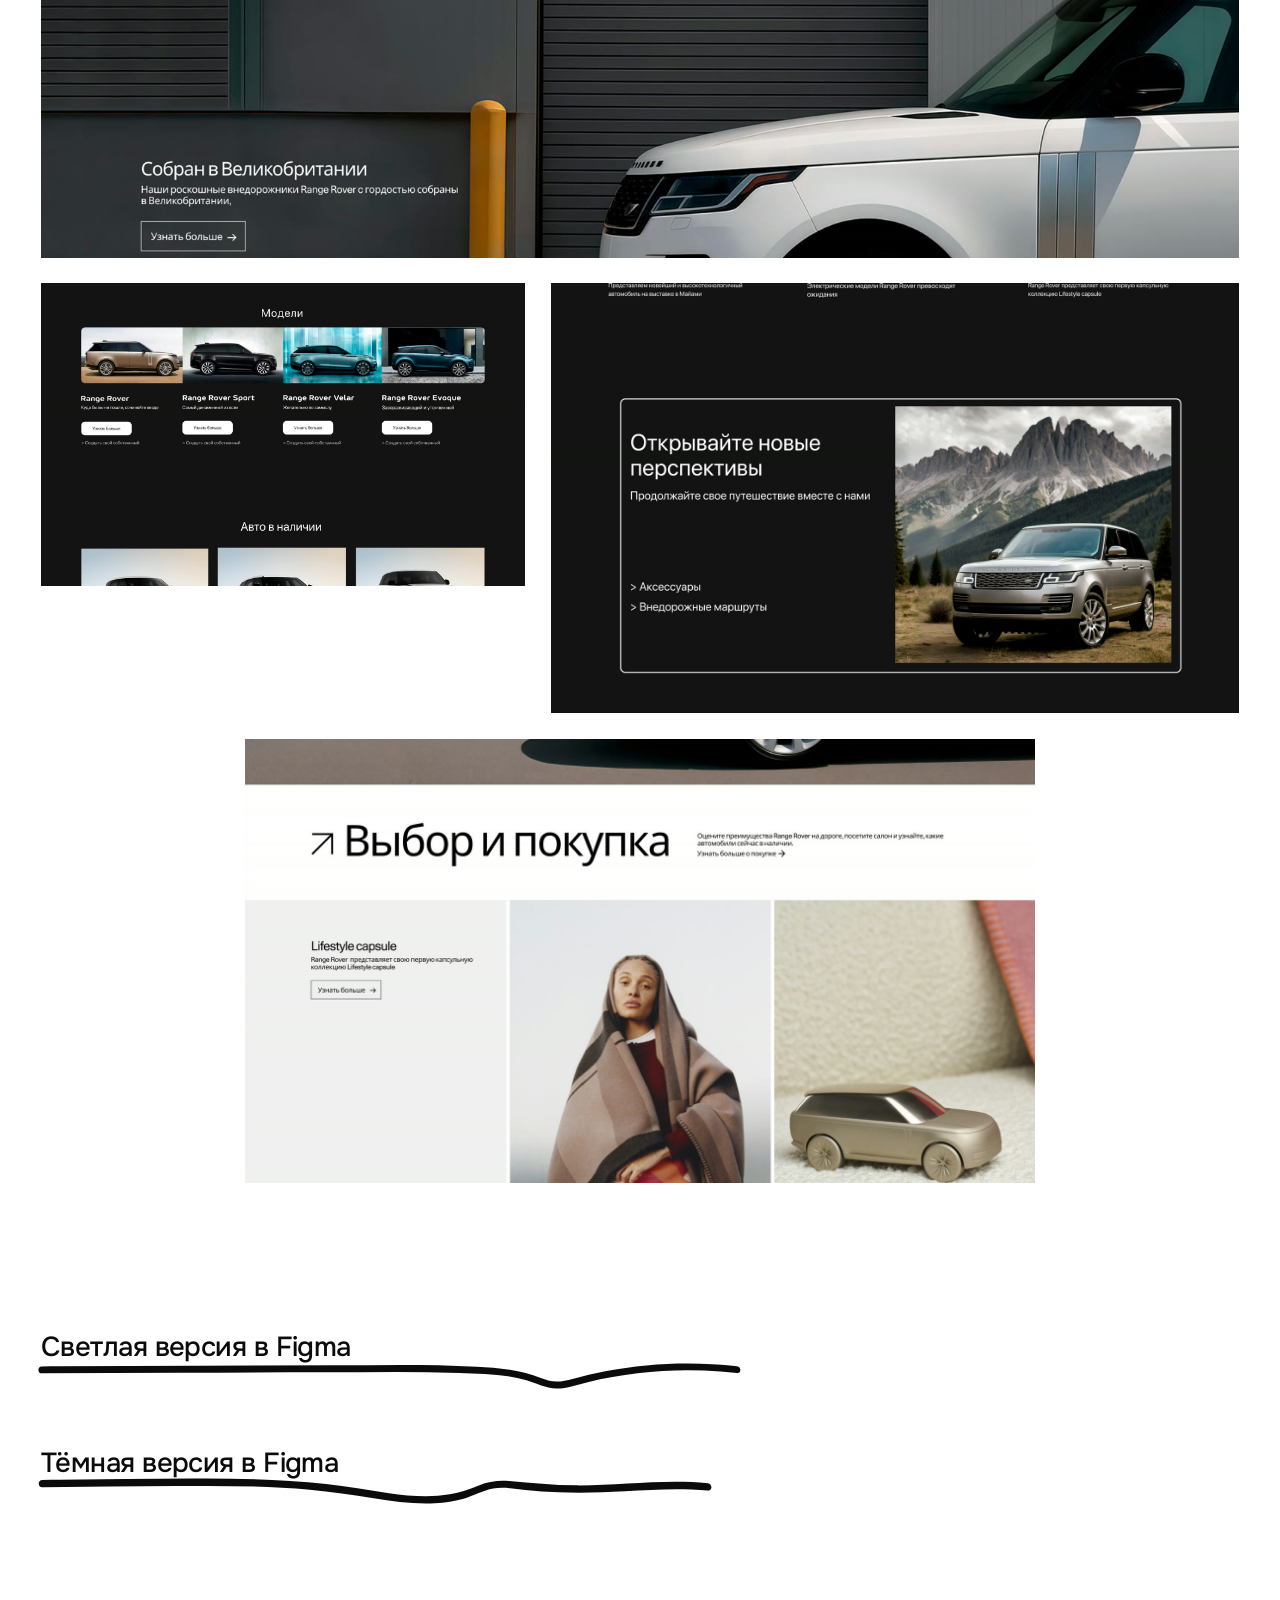
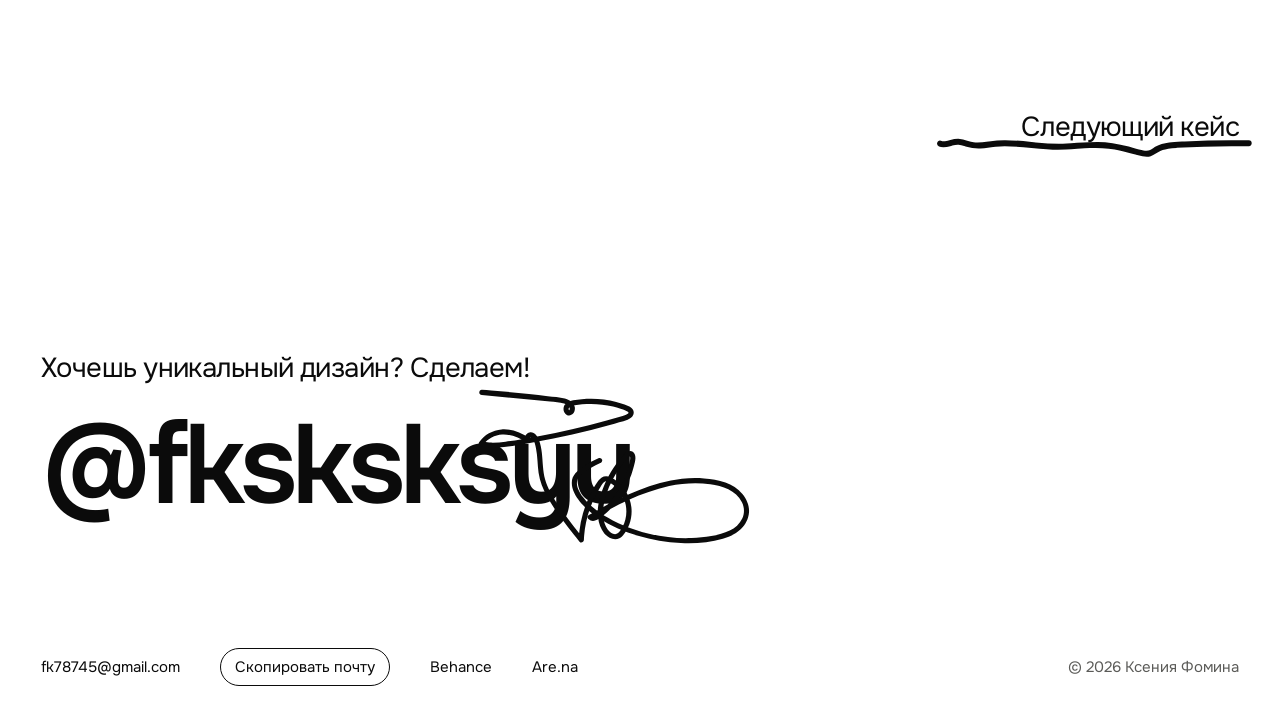
<file: rangerover.html>
<!doctype html>
<html lang="ru">
<head>
  <meta charset="utf-8">
  <meta name="viewport" content="width=device-width, initial-scale=1">
  <title>Range Rover — концепт сайта · Ксения Фомина</title>
  <meta name="description" content="Кейс: учебный дизайн-концепт сайта Range Rover в светлой и тёмной версиях, сделанный в соавторстве.">
  <meta name="theme-color" content="#ffffff">
  <link rel="preconnect" href="https://fonts.googleapis.com">
  <link rel="preconnect" href="https://fonts.gstatic.com" crossorigin>
  <link rel="stylesheet" href="https://fonts.googleapis.com/css2?family=Onest:wght@400;500;600&display=swap">
  <link rel="stylesheet" href="assets/css/site.css?v=50">
  <link rel="icon" href="assets/img/favicon.svg" type="image/svg+xml">
</head>
<body>
  <a class="skip" href="#case">К кейсу</a>

  <header class="top">
    <a class="top__name" href="index.html">Ксения Фомина</a>
    <nav class="top__nav" aria-label="Разделы">
      <a class="ink-link" href="index.html#works">Работы</a>
      <a class="ink-link" href="index.html#about">Обо мне</a>
      <a class="ink-link" href="#contact">Контакты</a>
    </nav>
    <a class="top__cta" href="https://t.me/fksksksyu" target="_blank" rel="noopener">Написать в Telegram</a>
  </header>

  <main id="case">
    <section class="case-hero" aria-labelledby="case-title">
      <a class="case-hero__back ink-link" href="index.html#work-rr">Все работы<span class="back__line" data-line="2"></span></a>
      <h1 class="case-hero__title" id="case-title">Дизайн-концепт сайта для Range Rover<span class="case-hero__line" data-line="5" data-stretch></span>
      </h1>
      <ul class="case-hero__meta">
        <li><span>Направление</span>Веб-дизайн</li>
        <li><span>Формат</span>Главная в светлой и тёмной версиях</li>
        <li><span>Контекст</span>Учебный концепт, в соавторстве</li>
      </ul>
    </section>

    <div class="case-cover">
      <figure class="plate" style="--ratio: 16 / 10">
        <img src="assets/img/works/range-rover-light.jpg" width="1600" height="1000" decoding="async" alt="Первый экран главной: Range Rover Velar на берегу и предложение лизинга">
      </figure>
    </div>

    <section class="stage" aria-labelledby="s-about">
      <h2 class="stage__name" id="s-about">О проекте</h2>
      <div class="stage__body">
        <p>Учебный дизайн-концепт сайта Range Rover, сделанный в соавторстве. Главная страница собрана в двух версиях — светлой и тёмной: один набор разделов и два разных характера бренда.</p>
      </div>
    </section>

    <section class="stage" aria-labelledby="s-page">
      <h2 class="stage__name" id="s-page">Что на странице</h2>
      <div class="stage__body">
        <ul class="list-ruled">
          <li>Первый экран с Range Rover Velar</li>
          <li>Модели и автомобили в наличии</li>
          <li>Тест-драйв, предложения и поиск дилера</li>
          <li>Выбор и покупка, Lifestyle-коллекция</li>
          <li>Ответы на частые вопросы</li>
          <li>Подписка на новости и навигация в подвале</li>
        </ul>
      </div>
    </section>

    <section class="stage" aria-labelledby="s-versions">
      <h2 class="stage__name" id="s-versions">Две версии</h2>
      <div class="stage__body">
        <p>Светлая версия строится на белых блоках и фотографиях на всю ширину; навигация по услугам набрана крупно: «Тест-драйв, Предложения, Найти дилера».</p>
        <p>Тёмная версия держится на чёрном фоне: крупный заголовок капсом «Range Rover Velar. Элегантно и драматично», модели в один ряд карточками, блок «Открывайте новые перспективы» и раскрывающиеся ответы на вопросы.</p>
      </div>
    </section>

    <section class="stage" aria-labelledby="s-done">
      <h2 class="stage__name" id="s-done">Что сделано</h2>
      <div class="stage__body">
        <ul class="list-ruled">
          <li>Главная страница, светлая версия</li>
          <li>Главная страница, тёмная версия</li>
        </ul>
      </div>
    </section>

    <div class="gallery gallery--shots" aria-label="Экраны макета">
      <figure class="plate" style="--ratio: 2 / 1"><img src="assets/img/works/range-rover-light-testdrive.jpg" width="1600" height="800" loading="lazy" decoding="async" alt="Светлая версия: крупная навигация «Тест-драйв, Предложения, Найти дилера» и блок «Собран в Великобритании»"></figure>
      <figure class="plate" style="--ratio: 16 / 10"><img src="assets/img/works/range-rover-dark-models.jpg" width="1600" height="1000" loading="lazy" decoding="async" alt="Тёмная версия: разделы «Модели» и «Авто в наличии»"></figure>
      <figure class="plate" style="--ratio: 16 / 10"><img src="assets/img/works/range-rover-dark-faq.jpg" width="1600" height="1000" loading="lazy" decoding="async" alt="Тёмная версия: блок «Открывайте новые перспективы» и ответы на частые вопросы"></figure>
      <figure class="plate" style="--ratio: 16 / 9"><img src="assets/img/works/range-rover-light-purchase.jpg" width="1600" height="900" loading="lazy" decoding="async" alt="Светлая версия: раздел «Выбор и покупка» и Lifestyle-коллекция"></figure>
    </div>

    <div class="case-links">
      <a class="behance" href="https://www.figma.com/design/Op52l5pVGbvthAmOppKncY/land-rover--Copy-?node-id=2200-15412&amp;p=f" target="_blank" rel="noopener">Светлая версия в Figma<span class="behance__line" data-line="3"></span></a>
      <a class="behance" href="https://www.figma.com/design/dD4otKvRyW1rjXYllQ9cEW/land-rover--Copy-?node-id=2200-15412&amp;p=f" target="_blank" rel="noopener">Тёмная версия в Figma<span class="behance__line" data-line="5"></span></a>
    </div>


    <a class="next" href="tea.html"><b>Следующий кейс<span class="next__line" data-line="0"></span></b></a>
  </main>

  <footer class="contact" id="contact">
    <p class="contact__lead">Хочешь уникальный дизайн? Сделаем!</p>
    <a class="contact__tg" href="https://t.me/fksksksyu" target="_blank" rel="noopener">@fksksksyu<span class="contact__sig sig" data-signature="1.6"></span></a>
    <div class="contact__row">
      <a class="ink-link" href="mailto:fk78745@gmail.com">fk78745@gmail.com</a>
      <button class="copy" type="button" data-copy="fk78745@gmail.com">Скопировать почту</button>
      <a class="ink-link" href="https://www.behance.net/fominakksenia" target="_blank" rel="noopener">Behance</a>
      <a class="ink-link" href="https://www.are.na/ksenia-fomina" target="_blank" rel="noopener">Are.na</a>
      <span class="contact__fine num">© 2026 Ксения Фомина</span>
    </div>
  </footer>

  <script src="assets/js/site.js?v=50" type="module"></script>
</body>
</html>
</file>
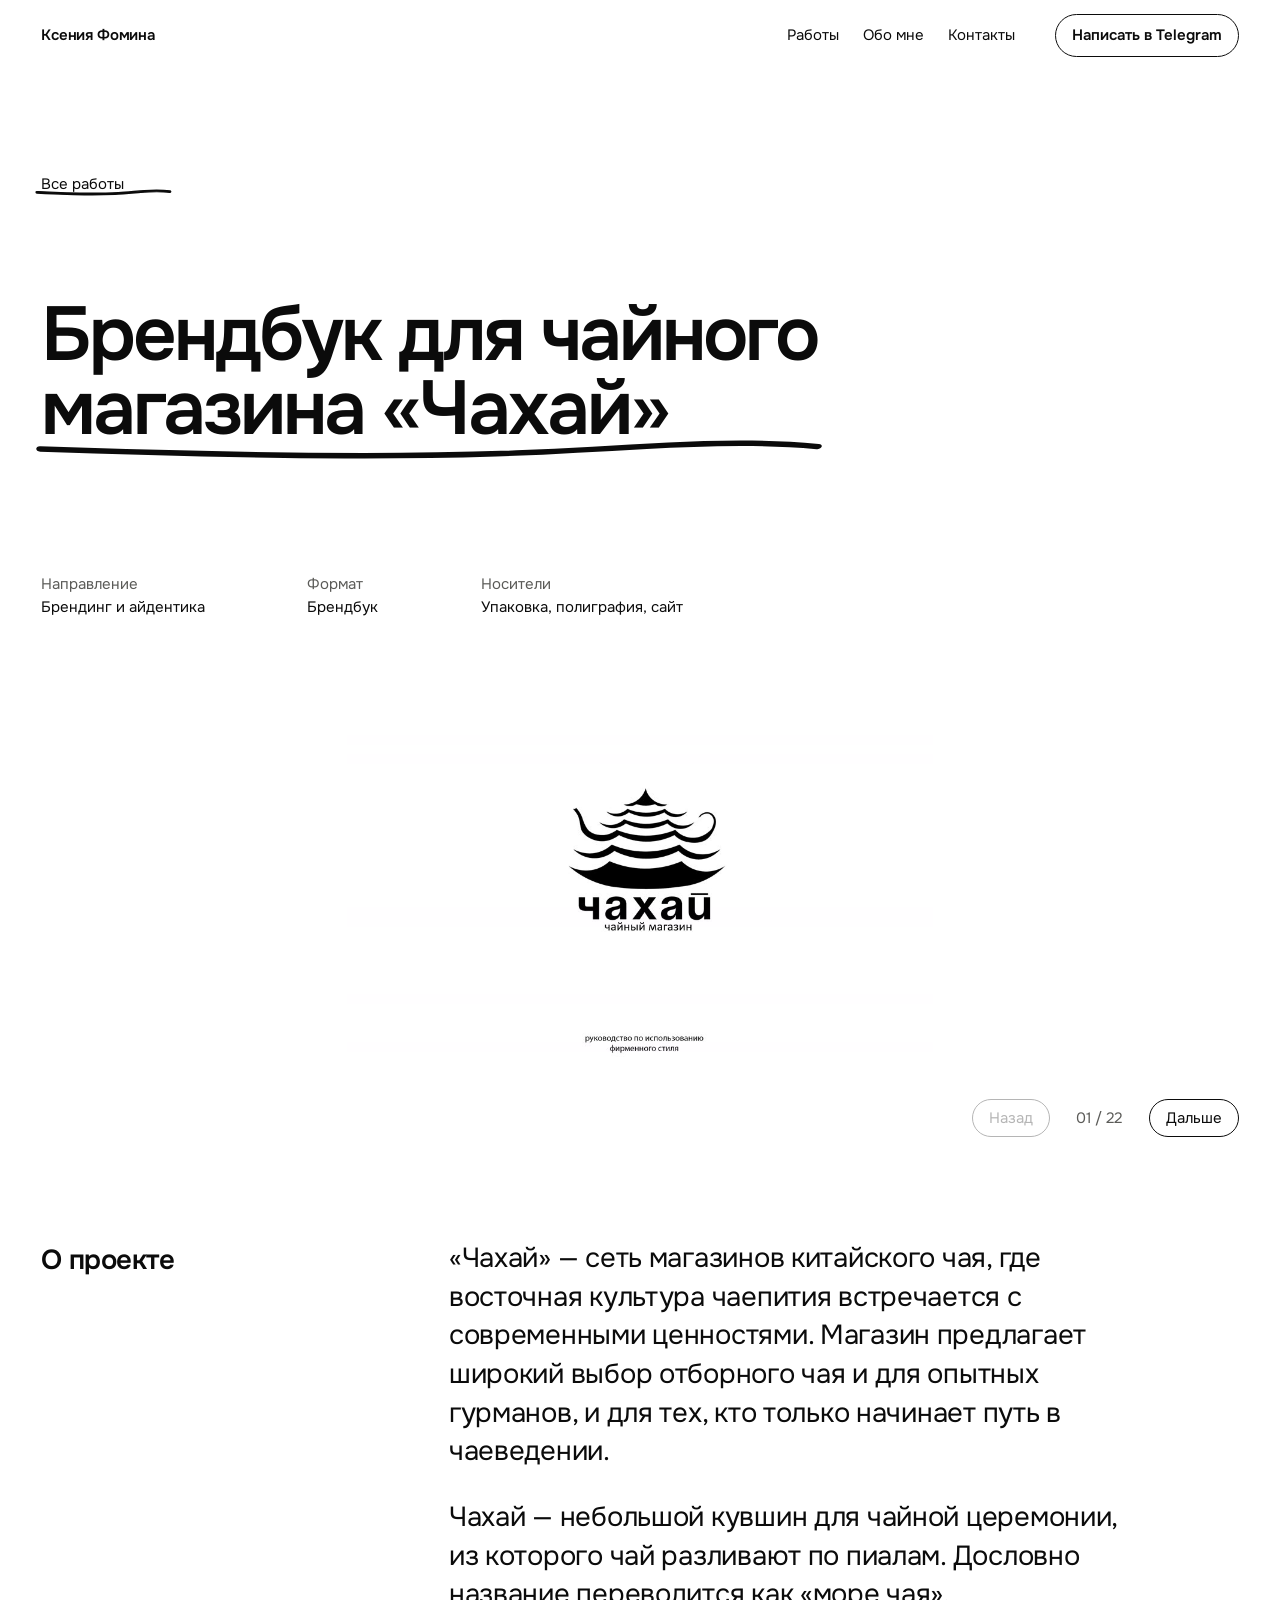
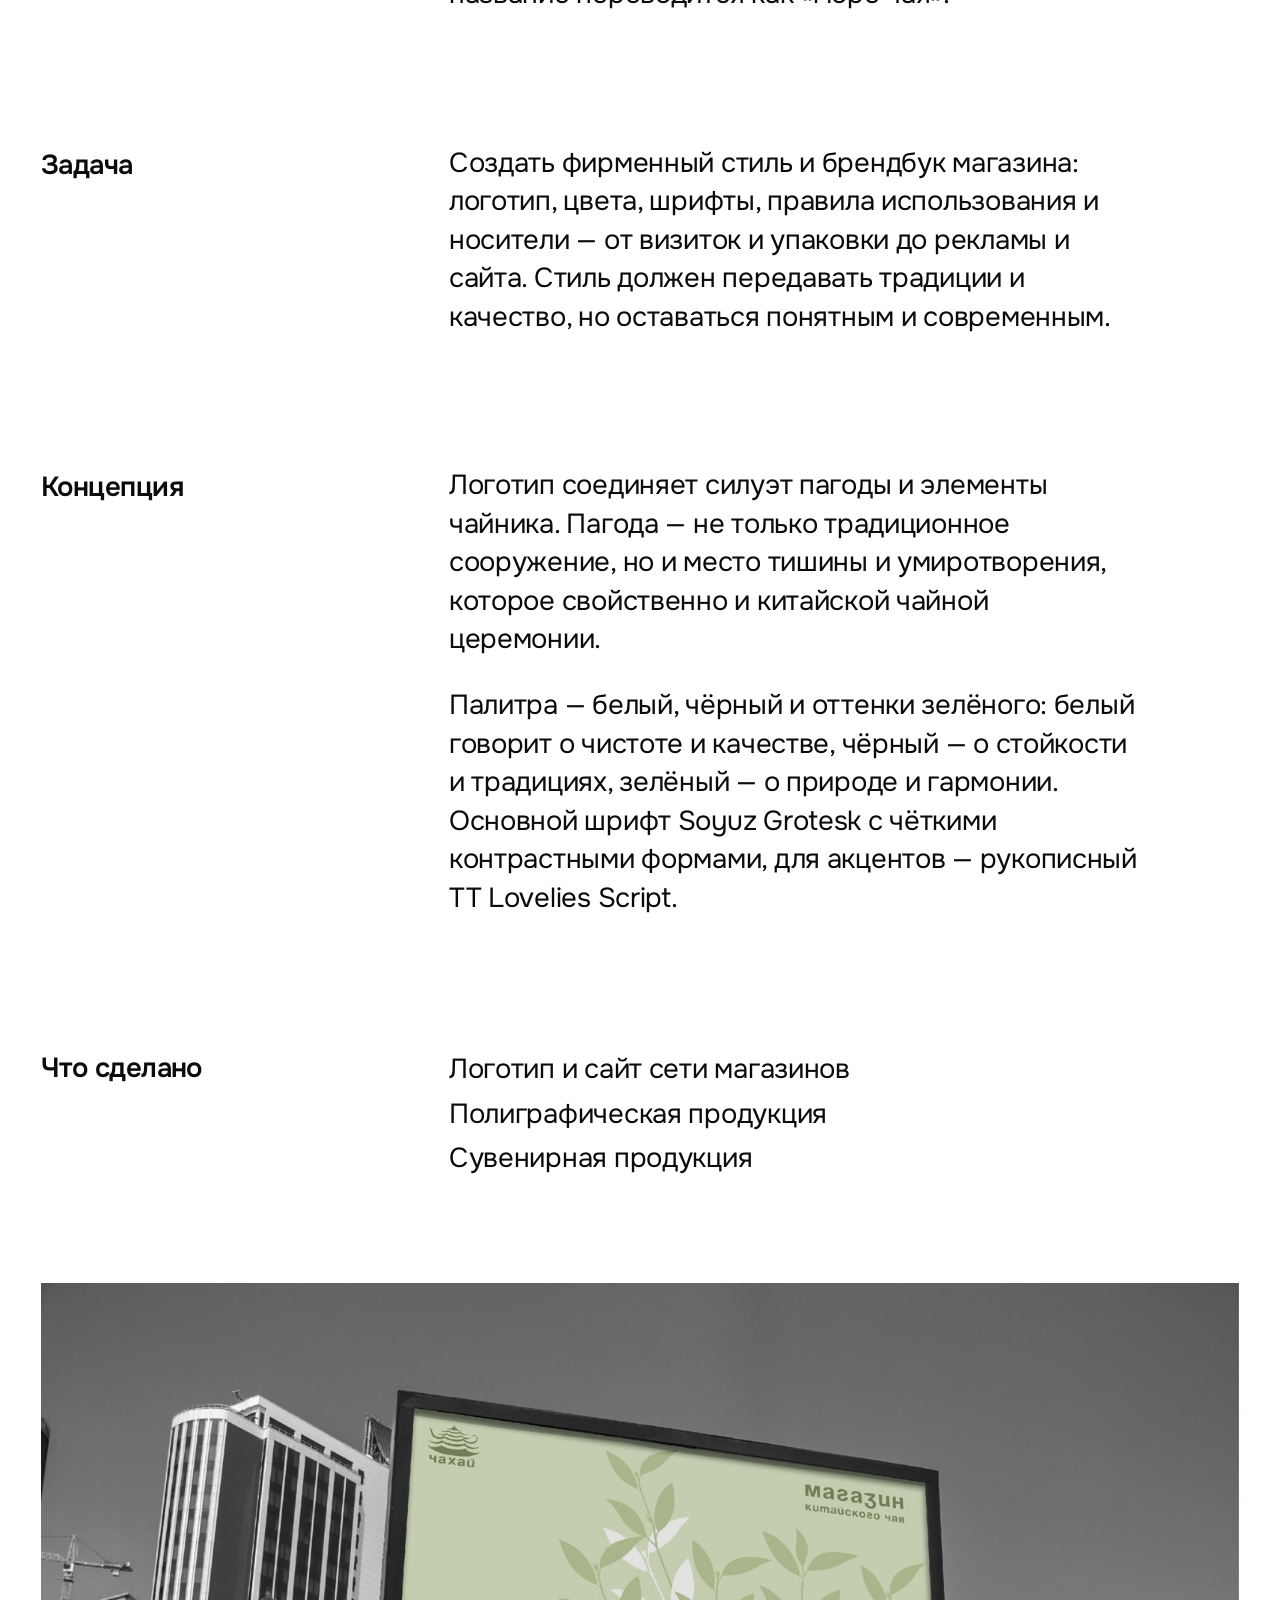
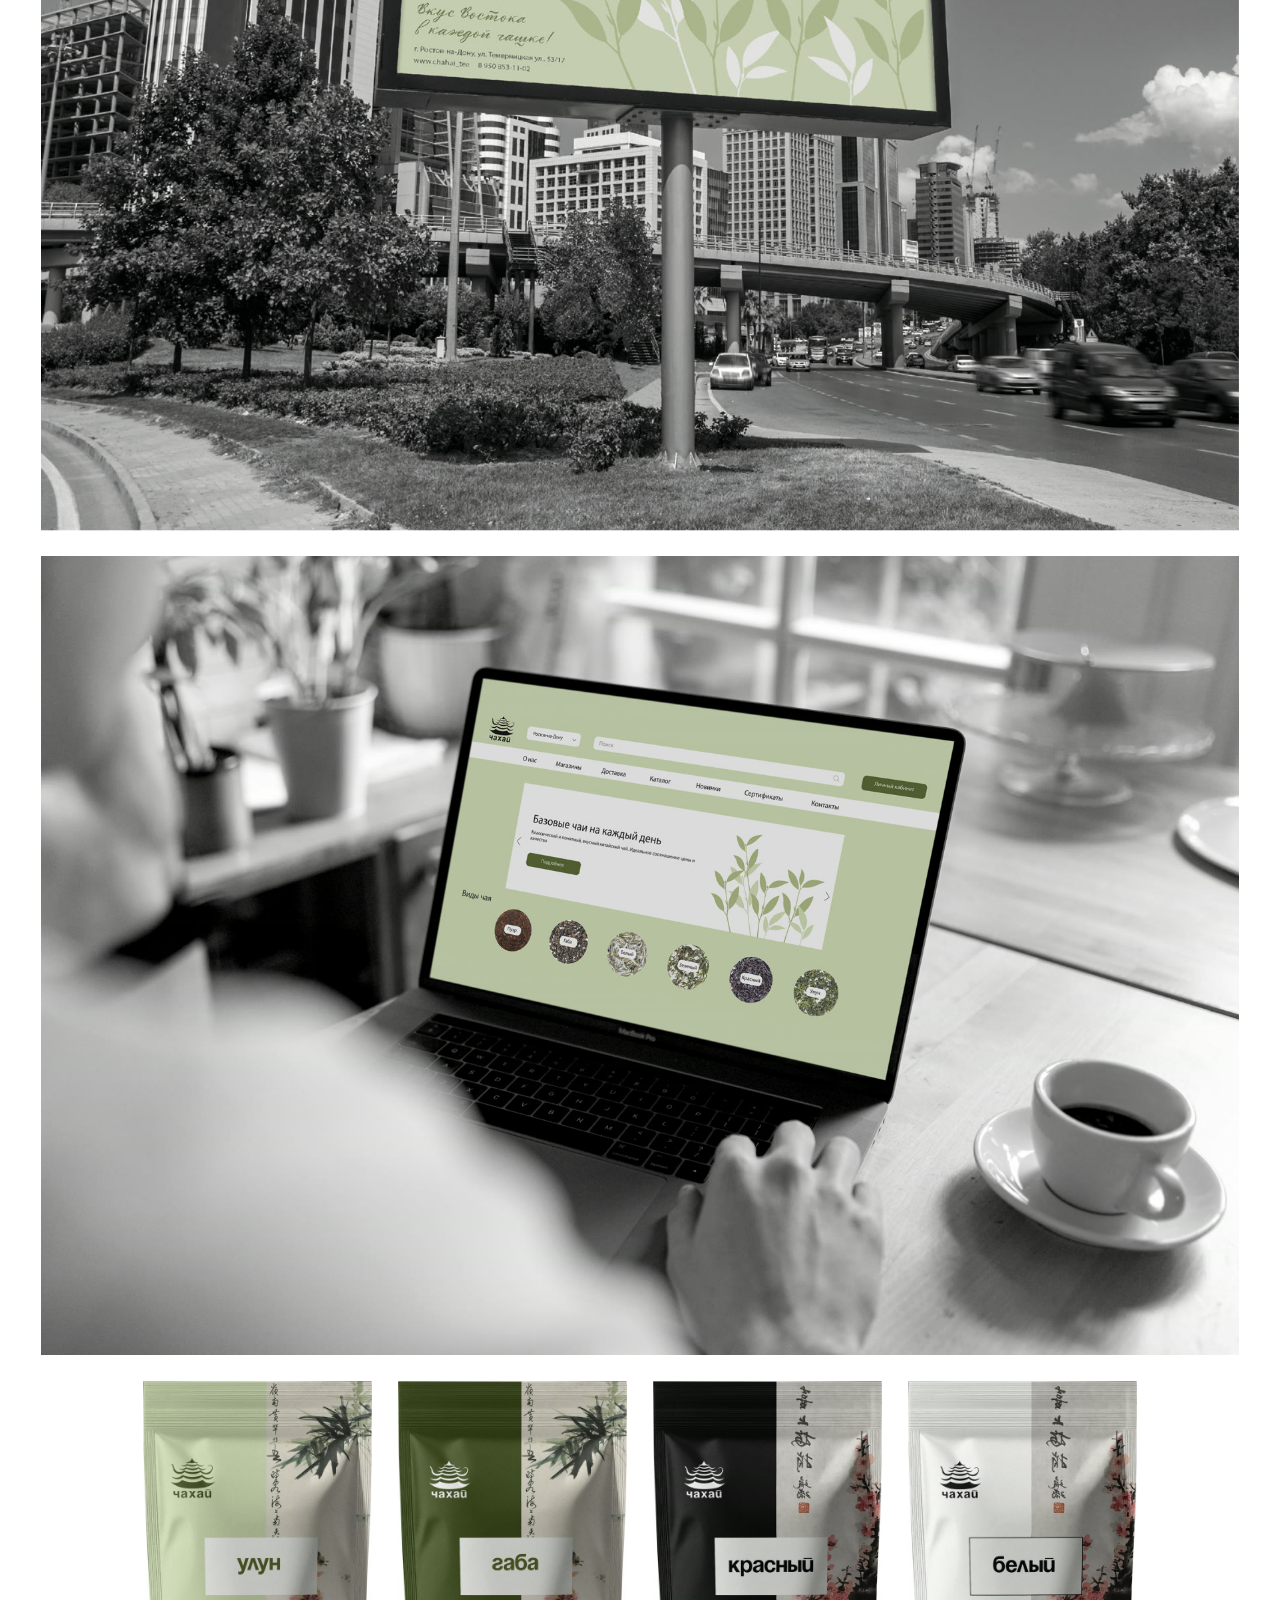
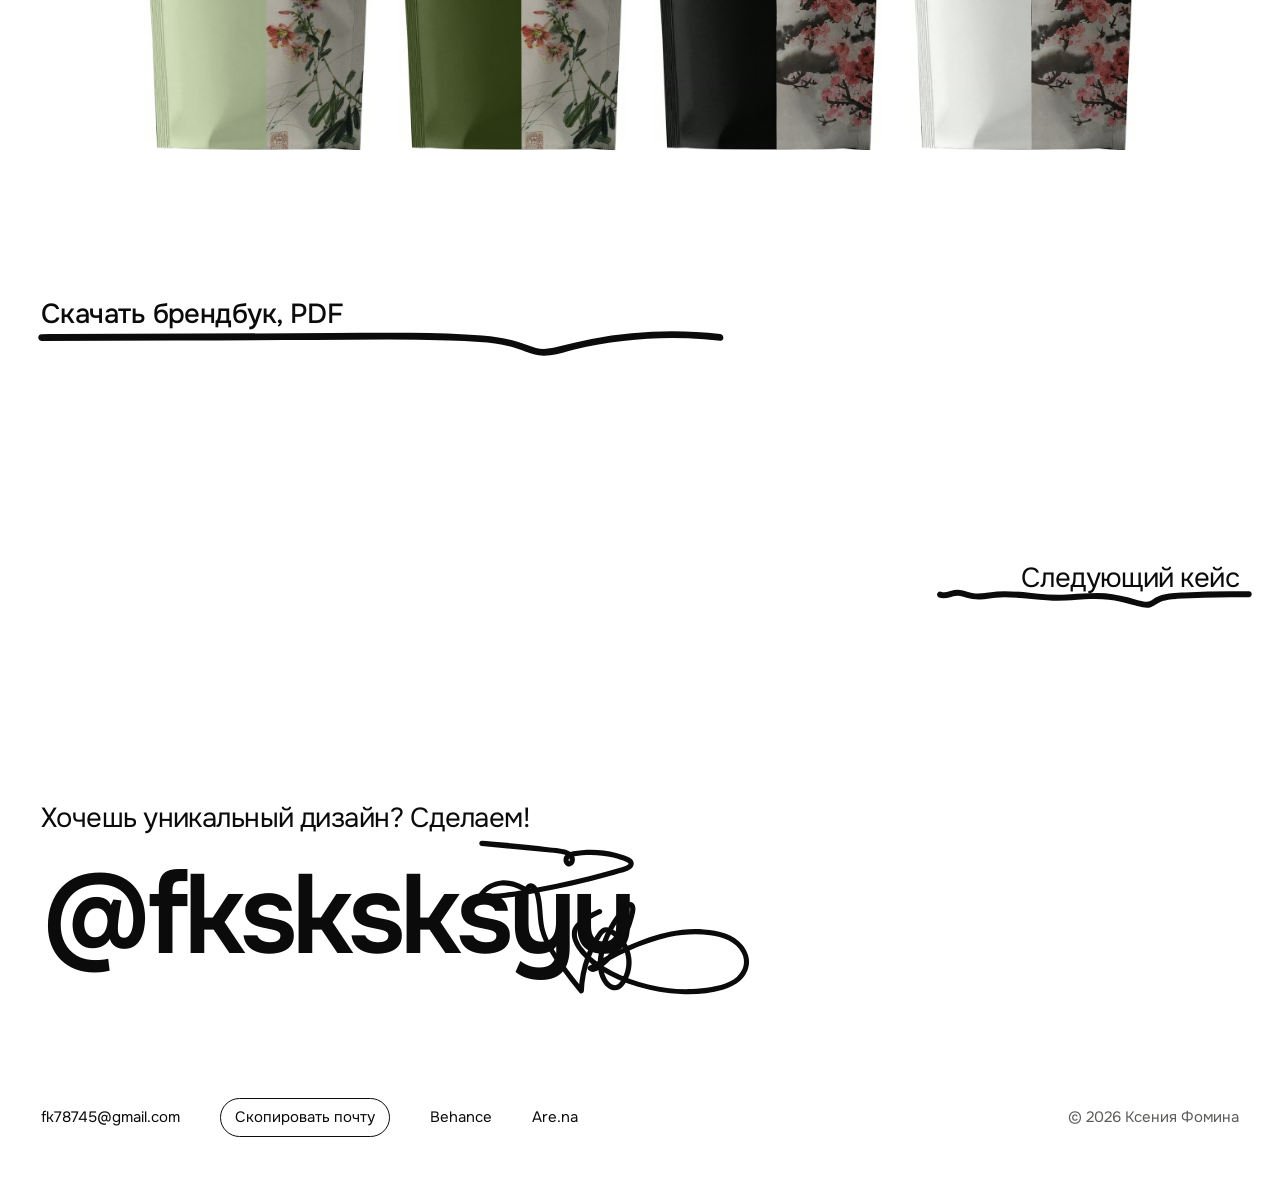
<file: tea.html>
<!doctype html>
<html lang="ru">
<head>
  <meta charset="utf-8">
  <meta name="viewport" content="width=device-width, initial-scale=1">
  <title>Чахай — брендбук чайного магазина · Ксения Фомина</title>
  <meta name="description" content="Кейс: брендбук чайного магазина «Чахай» — логотип, упаковка, носители и сайт.">
  <meta name="theme-color" content="#ffffff">
  <link rel="preconnect" href="https://fonts.googleapis.com">
  <link rel="preconnect" href="https://fonts.gstatic.com" crossorigin>
  <link rel="stylesheet" href="https://fonts.googleapis.com/css2?family=Onest:wght@400;500;600&display=swap">
  <link rel="stylesheet" href="assets/css/site.css?v=50">
  <link rel="icon" href="assets/img/favicon.svg" type="image/svg+xml">
</head>
<body>
  <a class="skip" href="#case">К кейсу</a>

  <header class="top">
    <a class="top__name" href="index.html">Ксения Фомина</a>
    <nav class="top__nav" aria-label="Разделы">
      <a class="ink-link" href="index.html#works">Работы</a>
      <a class="ink-link" href="index.html#about">Обо мне</a>
      <a class="ink-link" href="#contact">Контакты</a>
    </nav>
    <a class="top__cta" href="https://t.me/fksksksyu" target="_blank" rel="noopener">Написать в Telegram</a>
  </header>

  <main id="case">
    <section class="case-hero" aria-labelledby="case-title">
      <a class="case-hero__back ink-link" href="index.html#work-tea">Все работы<span class="back__line" data-line="2"></span></a>
      <h1 class="case-hero__title" id="case-title">Брендбук для чайного магазина «Чахай»<span class="case-hero__line" data-line="2" data-stretch></span>
      </h1>
      <ul class="case-hero__meta">
        <li><span>Направление</span>Брендинг и айдентика</li>
        <li><span>Формат</span>Брендбук</li>
        <li><span>Носители</span>Упаковка, полиграфия, сайт</li>
      </ul>
    </section>

    <div class="case-cover">
      <div class="book" data-book aria-roledescription="слайдер" aria-label="Развороты брендбука">
        <div class="book__track" tabindex="0">
          <figure class="book__page"><img src="assets/img/works/tea-book/01.jpg" width="2000" height="708" decoding="async" alt="Брендбук «Чахай», разворот 1 из 22"></figure>
          <figure class="book__page"><img src="assets/img/works/tea-book/02.jpg" width="2000" height="708" decoding="async" alt="Брендбук «Чахай», разворот 2 из 22"></figure>
          <figure class="book__page"><img src="assets/img/works/tea-book/03.jpg" width="2000" height="708" loading="lazy" decoding="async" alt="Брендбук «Чахай», разворот 3 из 22"></figure>
          <figure class="book__page"><img src="assets/img/works/tea-book/04.jpg" width="2000" height="708" loading="lazy" decoding="async" alt="Брендбук «Чахай», разворот 4 из 22"></figure>
          <figure class="book__page"><img src="assets/img/works/tea-book/05.jpg" width="2000" height="708" loading="lazy" decoding="async" alt="Брендбук «Чахай», разворот 5 из 22"></figure>
          <figure class="book__page"><img src="assets/img/works/tea-book/06.jpg" width="2000" height="708" loading="lazy" decoding="async" alt="Брендбук «Чахай», разворот 6 из 22"></figure>
          <figure class="book__page"><img src="assets/img/works/tea-book/07.jpg" width="2000" height="708" loading="lazy" decoding="async" alt="Брендбук «Чахай», разворот 7 из 22"></figure>
          <figure class="book__page"><img src="assets/img/works/tea-book/08.jpg" width="2000" height="708" loading="lazy" decoding="async" alt="Брендбук «Чахай», разворот 8 из 22"></figure>
          <figure class="book__page"><img src="assets/img/works/tea-book/09.jpg" width="2000" height="708" loading="lazy" decoding="async" alt="Брендбук «Чахай», разворот 9 из 22"></figure>
          <figure class="book__page"><img src="assets/img/works/tea-book/10.jpg" width="2000" height="708" loading="lazy" decoding="async" alt="Брендбук «Чахай», разворот 10 из 22"></figure>
          <figure class="book__page"><img src="assets/img/works/tea-book/11.jpg" width="2000" height="708" loading="lazy" decoding="async" alt="Брендбук «Чахай», разворот 11 из 22"></figure>
          <figure class="book__page"><img src="assets/img/works/tea-book/12.jpg" width="2000" height="708" loading="lazy" decoding="async" alt="Брендбук «Чахай», разворот 12 из 22"></figure>
          <figure class="book__page"><img src="assets/img/works/tea-book/13.jpg" width="2000" height="708" loading="lazy" decoding="async" alt="Брендбук «Чахай», разворот 13 из 22"></figure>
          <figure class="book__page"><img src="assets/img/works/tea-book/14.jpg" width="2000" height="708" loading="lazy" decoding="async" alt="Брендбук «Чахай», разворот 14 из 22"></figure>
          <figure class="book__page"><img src="assets/img/works/tea-book/15.jpg" width="2000" height="708" loading="lazy" decoding="async" alt="Брендбук «Чахай», разворот 15 из 22"></figure>
          <figure class="book__page"><img src="assets/img/works/tea-book/16.jpg" width="2000" height="708" loading="lazy" decoding="async" alt="Брендбук «Чахай», разворот 16 из 22"></figure>
          <figure class="book__page"><img src="assets/img/works/tea-book/17.jpg" width="2000" height="708" loading="lazy" decoding="async" alt="Брендбук «Чахай», разворот 17 из 22"></figure>
          <figure class="book__page"><img src="assets/img/works/tea-book/18.jpg" width="2000" height="708" loading="lazy" decoding="async" alt="Брендбук «Чахай», разворот 18 из 22"></figure>
          <figure class="book__page"><img src="assets/img/works/tea-book/19.jpg" width="2000" height="708" loading="lazy" decoding="async" alt="Брендбук «Чахай», разворот 19 из 22"></figure>
          <figure class="book__page"><img src="assets/img/works/tea-book/20.jpg" width="2000" height="708" loading="lazy" decoding="async" alt="Брендбук «Чахай», разворот 20 из 22"></figure>
          <figure class="book__page"><img src="assets/img/works/tea-book/21.jpg" width="2000" height="708" loading="lazy" decoding="async" alt="Брендбук «Чахай», разворот 21 из 22"></figure>
          <figure class="book__page"><img src="assets/img/works/tea-book/22.jpg" width="2000" height="708" loading="lazy" decoding="async" alt="Брендбук «Чахай», разворот 22 из 22"></figure>
        </div>
        <div class="book__nav">
          <button class="book__btn" type="button" data-dir="-1">Назад</button>
          <span class="book__count num" aria-live="polite">01 / 22</span>
          <button class="book__btn" type="button" data-dir="1">Дальше</button>
        </div>
      </div>
    </div>

    <section class="stage" aria-labelledby="s-about">
      <h2 class="stage__name" id="s-about">О проекте</h2>
      <div class="stage__body">
        <p>«Чахай» — сеть магазинов китайского чая, где восточная культура чаепития встречается с современными ценностями. Магазин предлагает широкий выбор отборного чая и для опытных гурманов, и для тех, кто только начинает путь в чаеведении.</p>
        <p>Чахай — небольшой кувшин для чайной церемонии, из которого чай разливают по пиалам. Дословно название переводится как «море чая».</p>
      </div>
    </section>

    <section class="stage" aria-labelledby="s-task">
      <h2 class="stage__name" id="s-task">Задача</h2>
      <div class="stage__body">
        <p>Создать фирменный стиль и брендбук магазина: логотип, цвета, шрифты, правила использования и носители — от визиток и упаковки до рекламы и сайта. Стиль должен передавать традиции и качество, но оставаться понятным и современным.</p>
      </div>
    </section>

    <section class="stage" aria-labelledby="s-concept">
      <h2 class="stage__name" id="s-concept">Концепция</h2>
      <div class="stage__body">
        <p>Логотип соединяет силуэт пагоды и элементы чайника. Пагода — не только традиционное сооружение, но и место тишины и умиротворения, которое свойственно и китайской чайной церемонии.</p>
        <p>Палитра — белый, чёрный и оттенки зелёного: белый говорит о чистоте и качестве, чёрный — о стойкости и традициях, зелёный — о природе и гармонии. Основной шрифт Soyuz Grotesk с чёткими контрастными формами, для акцентов — рукописный TT Lovelies Script.</p>
      </div>
    </section>

    <section class="stage" aria-labelledby="s-done">
      <h2 class="stage__name" id="s-done">Что сделано</h2>
      <div class="stage__body">
        <ul class="list-ruled">
          <li>Логотип и сайт сети магазинов</li>
          <li>Полиграфическая продукция</li>
          <li>Сувенирная продукция</li>
        </ul>
      </div>
    </section>

    <div class="gallery" aria-label="Носители">
      <figure class="plate" style="--ratio: 1600 / 1132"><img src="assets/img/works/tea-billboard.jpg" width="1600" height="1132" loading="lazy" decoding="async" alt="Рекламный баннер магазина на городском билборде"></figure>
      <figure class="plate" style="--ratio: 1800 / 1200; grid-column: 1 / 13"><img src="assets/img/works/tea-site.jpg" width="1800" height="1200" loading="lazy" decoding="async" alt="Сайт магазина «Чахай» на ноутбуке"></figure>
      <figure class="tea-packs">
        <img src="assets/img/works/tea-pack-2.jpg" width="558" height="900" loading="lazy" decoding="async" alt="Упаковка чая «улун»">
        <img src="assets/img/works/tea-pack-3.jpg" width="558" height="900" loading="lazy" decoding="async" alt="Упаковка чая «габа»">
        <img src="assets/img/works/tea-pack-4.jpg" width="558" height="900" loading="lazy" decoding="async" alt="Упаковка чая «красный»">
        <img src="assets/img/works/tea-pack-5.jpg" width="558" height="900" loading="lazy" decoding="async" alt="Упаковка чая «белый»">
      </figure>
    </div>
    <div class="case-links">
      <a class="behance" href="assets/files/chahai-brandbook.pdf" download="Чахай — брендбук.pdf">Скачать брендбук, PDF<span class="behance__line" data-line="3"></span></a>
    </div>

    <a class="next" href="graffest.html"><b>Следующий кейс<span class="next__line" data-line="0"></span></b></a>
  </main>

  <footer class="contact" id="contact">
    <p class="contact__lead">Хочешь уникальный дизайн? Сделаем!</p>
    <a class="contact__tg" href="https://t.me/fksksksyu" target="_blank" rel="noopener">@fksksksyu<span class="contact__sig sig" data-signature="1.6"></span></a>
    <div class="contact__row">
      <a class="ink-link" href="mailto:fk78745@gmail.com">fk78745@gmail.com</a>
      <button class="copy" type="button" data-copy="fk78745@gmail.com">Скопировать почту</button>
      <a class="ink-link" href="https://www.behance.net/fominakksenia" target="_blank" rel="noopener">Behance</a>
      <a class="ink-link" href="https://www.are.na/ksenia-fomina" target="_blank" rel="noopener">Are.na</a>
      <span class="contact__fine num">© 2026 Ксения Фомина</span>
    </div>
  </footer>

  <script src="assets/js/site.js?v=50" type="module"></script>
</body>
</html>
</file>
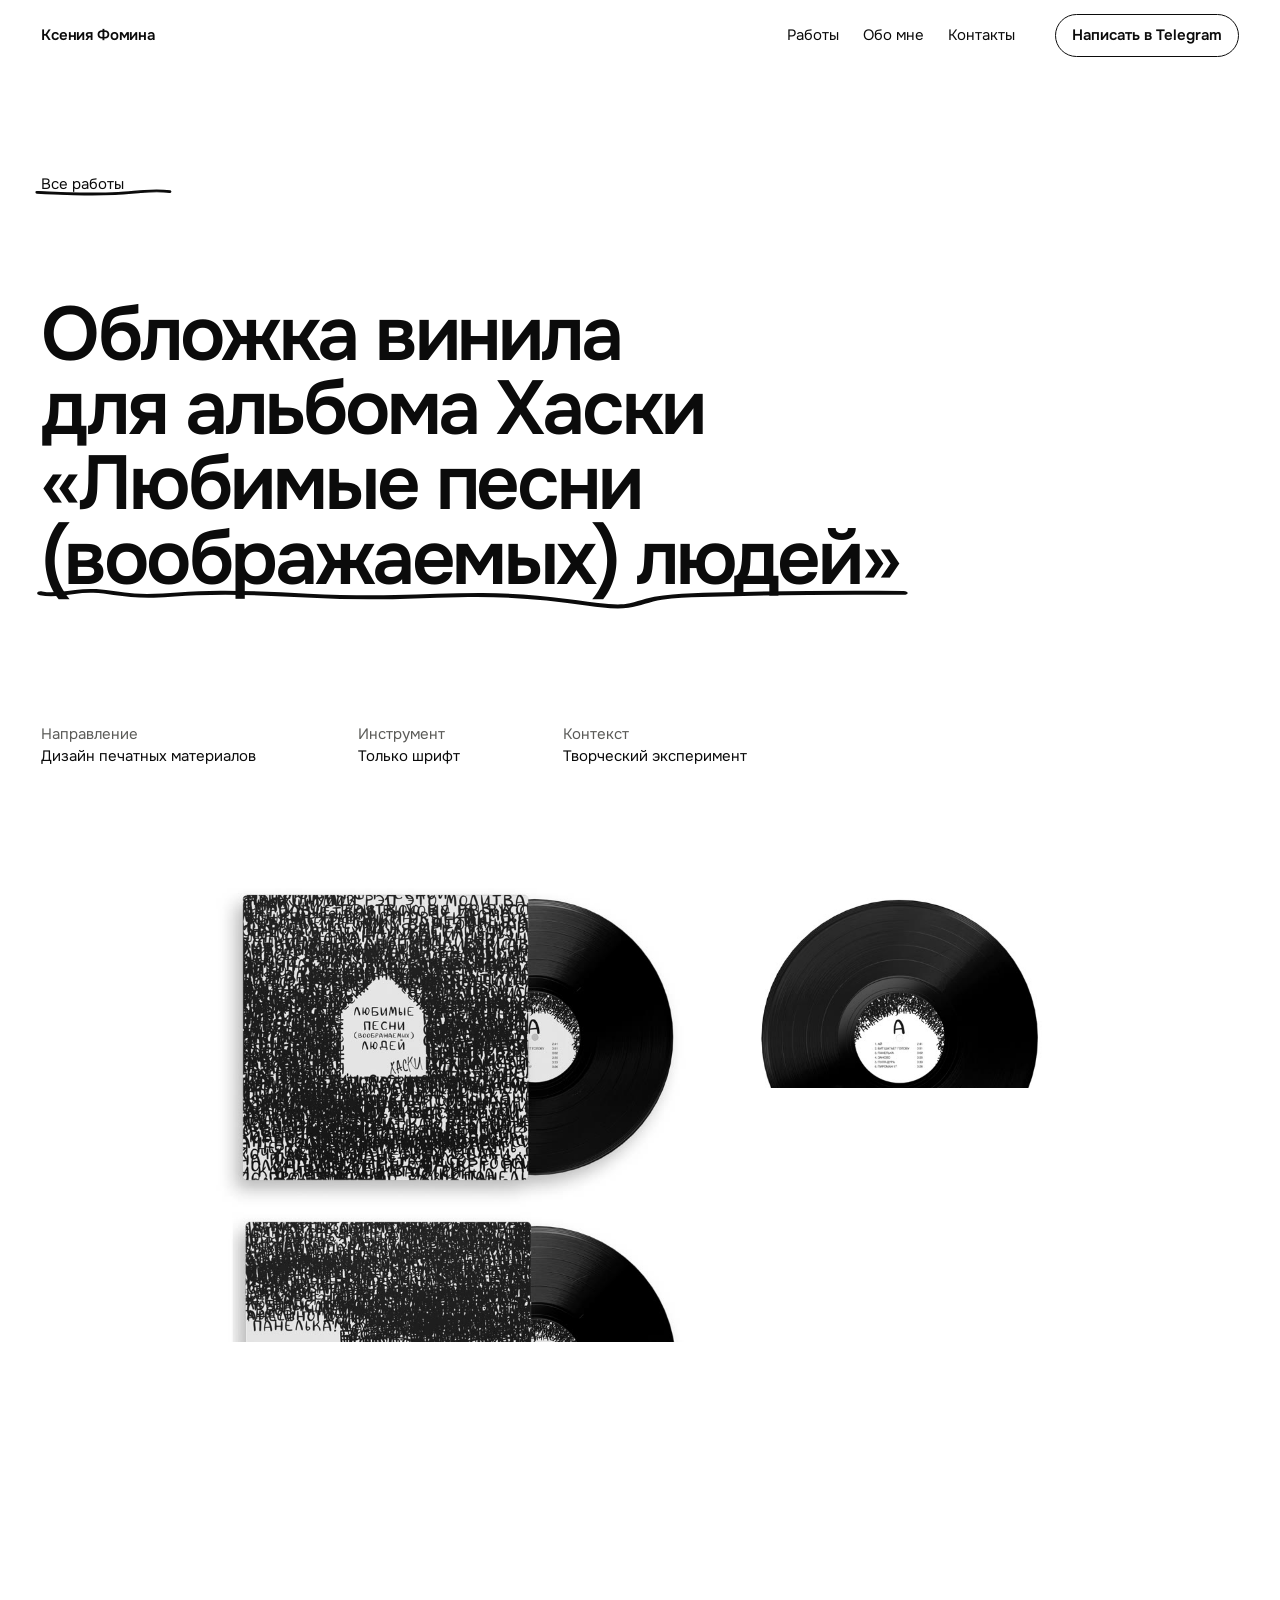
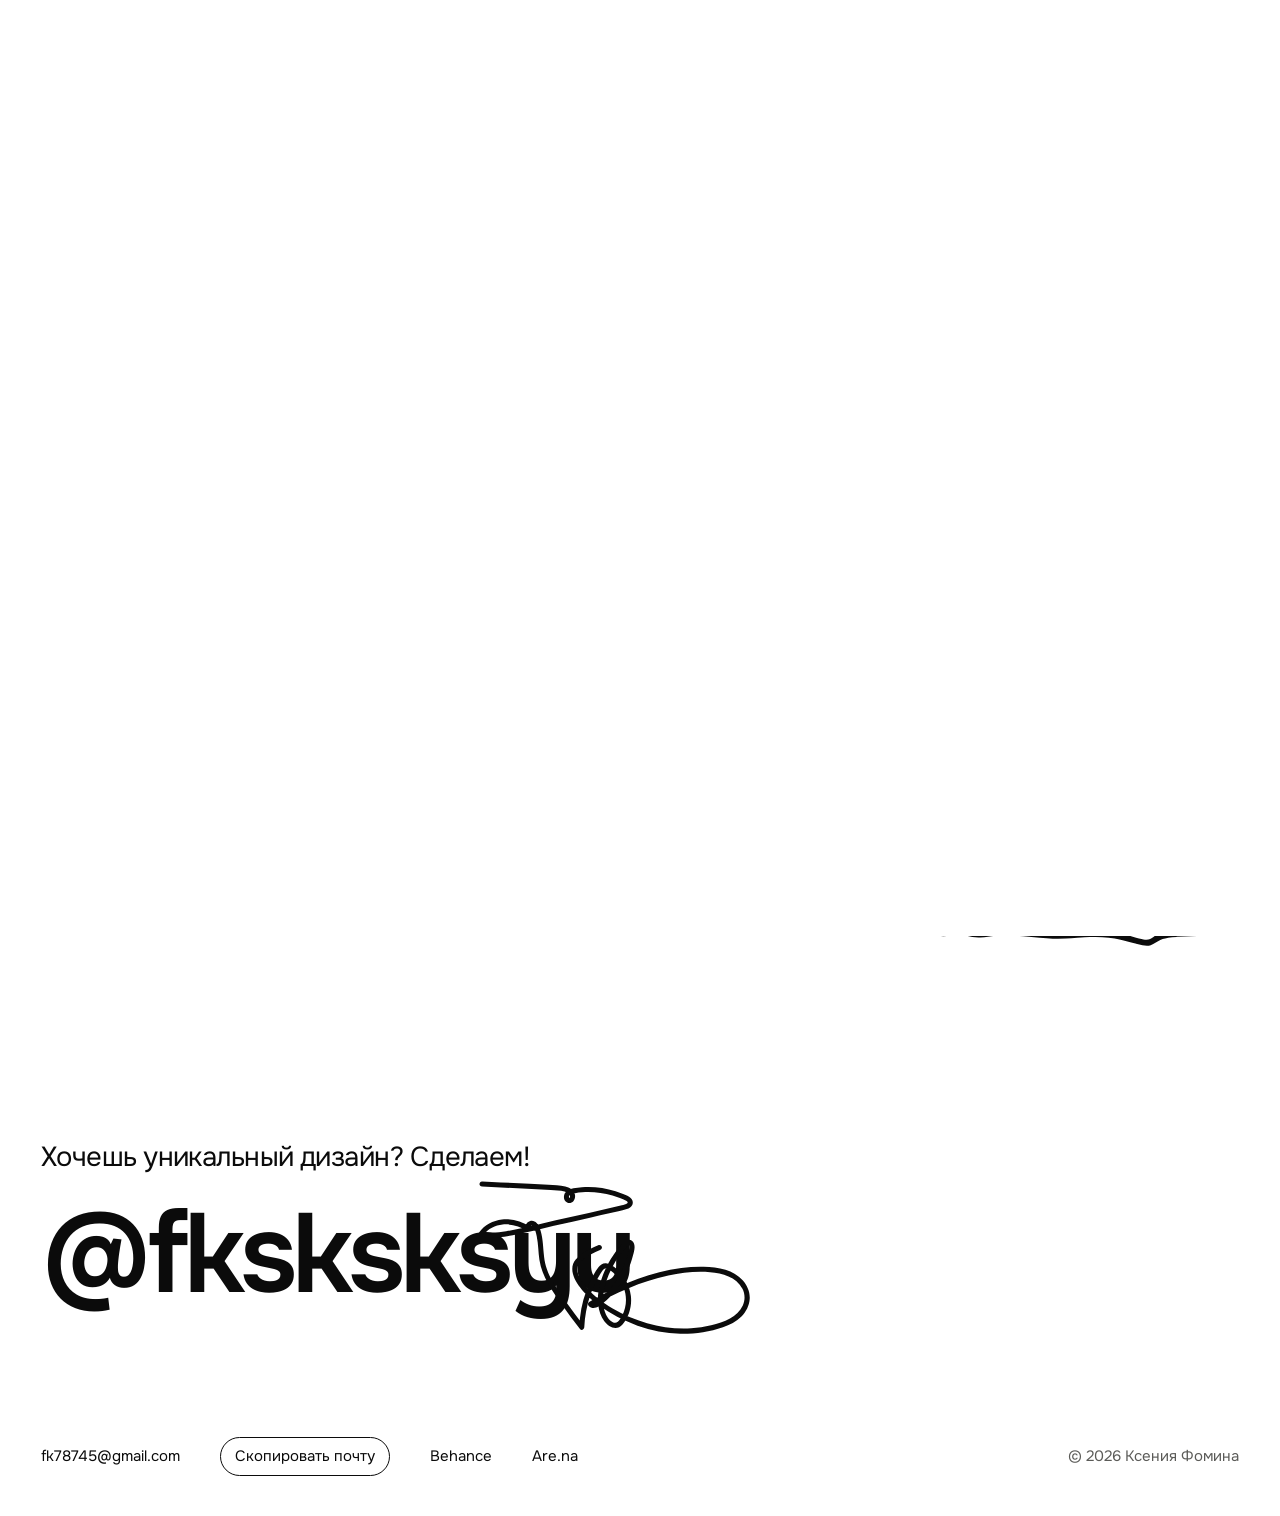
<file: vinyl.html>
<!doctype html>
<html lang="ru">
<head>
  <meta charset="utf-8">
  <meta name="viewport" content="width=device-width, initial-scale=1">
  <title>Хаски — обложка винила · Ксения Фомина</title>
  <meta name="description" content="Кейс: шрифтовая обложка виниловой пластинки для альбома Хаски «Любимые песни (воображаемых) людей».">
  <meta name="theme-color" content="#ffffff">
  <link rel="preconnect" href="https://fonts.googleapis.com">
  <link rel="preconnect" href="https://fonts.gstatic.com" crossorigin>
  <link rel="stylesheet" href="https://fonts.googleapis.com/css2?family=Onest:wght@400;500;600&display=swap">
  <link rel="stylesheet" href="assets/css/site.css?v=50">
  <link rel="icon" href="assets/img/favicon.svg" type="image/svg+xml">
</head>
<body>
  <a class="skip" href="#case">К кейсу</a>

  <header class="top">
    <a class="top__name" href="index.html">Ксения Фомина</a>
    <nav class="top__nav" aria-label="Разделы">
      <a class="ink-link" href="index.html#works">Работы</a>
      <a class="ink-link" href="index.html#about">Обо мне</a>
      <a class="ink-link" href="#contact">Контакты</a>
    </nav>
    <a class="top__cta" href="https://t.me/fksksksyu" target="_blank" rel="noopener">Написать в Telegram</a>
  </header>

  <main id="case">
    <section class="case-hero" aria-labelledby="case-title">
      <a class="case-hero__back ink-link" href="index.html#work-vinyl">Все работы<span class="back__line" data-line="2"></span></a>
      <h1 class="case-hero__title" id="case-title">Обложка винила для альбома Хаски «Любимые песни (воображаемых) людей»<span class="case-hero__line" data-line="0" data-stretch></span>
      </h1>
      <ul class="case-hero__meta">
        <li><span>Направление</span>Дизайн печатных материалов</li>
        <li><span>Инструмент</span>Только шрифт</li>
        <li><span>Контекст</span>Творческий эксперимент</li>
      </ul>
    </section>

    <div class="case-cover">
      <figure class="plate" style="--ratio: 1800 / 1188"><img src="assets/img/works/vinyl-mockup.jpg" width="1800" height="1188" decoding="async" alt="Пластинка в конверте: лицевая и оборотная стороны, этикетки"></figure>
    </div>

    <section class="stage" aria-labelledby="s-about">
      <h2 class="stage__name" id="s-about">О проекте</h2>
      <div class="stage__body">
        <p>Обложка виниловой пластинки, где шрифт становится главным инструментом образа. Проект показывает типографику как основное средство визуальной коммуникации и умение минималистичными средствами передать глубину смысла.</p>
        <p>«Любимые песни (воображаемых) людей» — мрачный и поэтичный альбом рэп-исполнителя Хаски о жизни «маленького человека» в постсоветском пространстве. Пластинка исследует темы нищеты, духовной пустоты и поиска проблеска человечности среди серой реальности.</p>
      </div>
    </section>

    <section class="stage" aria-labelledby="s-task">
      <h2 class="stage__name" id="s-task">Задача</h2>
      <div class="stage__body">
        <p>Разработать обложку виниловой пластинки, используя только шрифт. Визуальное решение должно передавать смысл и эмоциональную глубину альбома.</p>
      </div>
    </section>

    <section class="stage" aria-labelledby="s-concept">
      <h2 class="stage__name" id="s-concept">Концепция</h2>
      <div class="stage__body">
        <p>Дом на обложке — символ пространства, в котором живёт лирический герой. Фон заполняют строчки песен, формирующие основной силуэт. Простота образа контрастирует с глубиной содержания и отражает главную идею пластинки: поиск человечности и смысла среди серой реальности.</p>
        <p>Рукописный шрифт придаёт обложке эффект личного высказывания.</p>
      </div>
    </section>

    <section class="stage" aria-labelledby="s-done">
      <h2 class="stage__name" id="s-done">Что сделано</h2>
      <div class="stage__body">
        <ul class="list-ruled">
          <li>Лицевая сторона обложки</li>
          <li>Оборотная сторона обложки</li>
          <li>Этикетки A-side и B-side</li>
        </ul>
      </div>
    </section>

    <div class="gallery" aria-label="Носители">
      <figure class="plate" style="--ratio: 1 / 1; grid-column: 1 / 7"><img src="assets/img/works/vinyl-front.jpg" width="1000" height="1002" loading="lazy" decoding="async" alt="Лицевая сторона: дом из строчек песен"></figure>
      <figure class="plate" style="--ratio: 1 / 1; grid-column: 7 / 13; align-self: start"><img src="assets/img/works/vinyl-back.jpg" width="1000" height="1002" loading="lazy" decoding="async" alt="Оборотная сторона: треклист сторон А и Б"></figure>
    </div>

    <a class="next" href="rangerover.html"><b>Следующий кейс<span class="next__line" data-line="0"></span></b></a>
  </main>

  <footer class="contact" id="contact">
    <p class="contact__lead">Хочешь уникальный дизайн? Сделаем!</p>
    <a class="contact__tg" href="https://t.me/fksksksyu" target="_blank" rel="noopener">@fksksksyu<span class="contact__sig sig" data-signature="1.6"></span></a>
    <div class="contact__row">
      <a class="ink-link" href="mailto:fk78745@gmail.com">fk78745@gmail.com</a>
      <button class="copy" type="button" data-copy="fk78745@gmail.com">Скопировать почту</button>
      <a class="ink-link" href="https://www.behance.net/fominakksenia" target="_blank" rel="noopener">Behance</a>
      <a class="ink-link" href="https://www.are.na/ksenia-fomina" target="_blank" rel="noopener">Are.na</a>
      <span class="contact__fine num">© 2026 Ксения Фомина</span>
    </div>
  </footer>

  <script src="assets/js/site.js?v=50" type="module"></script>
</body>
</html>
</file>
<file: assets/css/site.css>
/* Ксения Фомина — портфолио. Белая глазурь, сажа, мазок. */

:root {
  --glaze: #ffffff;
  --glaze-deep: #efefee;
  --soot: #0b0b0b;
  --ash: #5b5b58;          /* вторичный текст, 6.4:1 на глазури */
  --crack: #777777;
  --rule: 1px solid var(--soot);

  --gutter: clamp(16px, 3.2vw, 48px);
  --col-gap: clamp(16px, 2vw, 32px);

  --fs-xs: 0.8125rem;
  --fs-s: 0.9375rem;
  --fs-m: 1.0625rem;
  --fs-l: clamp(1.25rem, 1rem + 0.9vw, 1.75rem);
  --fs-xl: clamp(1.75rem, 1.2rem + 2vw, 3rem);
  --fs-xxl: clamp(2.5rem, 1.4rem + 4.2vw, 5.5rem);

  --space-1: 8px;
  --space-2: 16px;
  --space-3: 24px;
  --space-4: 40px;
  --space-5: clamp(64px, 8vw, 120px);
  --space-6: clamp(96px, 13vw, 200px);

  --ease-out: cubic-bezier(0.16, 1, 0.3, 1);
}

*,
*::before,
*::after { box-sizing: border-box; }

html {
  overflow-x: clip;
  -webkit-text-size-adjust: 100%;
  scroll-behavior: smooth;
  scrollbar-color: var(--soot) var(--glaze-deep);
  scrollbar-width: thin;
}

body {
  margin: 0;
  background-color: var(--glaze);
  color: var(--soot);
  font-family: "Onest", system-ui, sans-serif;
  font-size: var(--fs-m);
  line-height: 1.5;
  font-feature-settings: "tnum" 0;
  text-rendering: optimizeLegibility;
  -webkit-font-smoothing: antialiased;
  caret-color: var(--soot);
  overflow-x: hidden;
}

::selection { background: var(--soot); color: var(--glaze); }

::-webkit-scrollbar { width: 10px; }
::-webkit-scrollbar-track { background: var(--glaze-deep); }
::-webkit-scrollbar-thumb { background: var(--soot); border: 3px solid var(--glaze-deep); border-radius: 6px; }

img, svg { display: block; max-width: 100%; }

a {
  color: inherit;
  text-decoration-thickness: 1px;
  text-underline-offset: 0.22em;
}

:focus-visible {
  outline: 2px solid var(--soot);
  outline-offset: 4px;
  border-radius: 2px;
}

.visually-hidden {
  position: absolute !important;
  width: 1px; height: 1px;
  overflow: hidden; clip: rect(0 0 0 0);
  white-space: nowrap;
}

.skip {
  position: absolute; left: var(--gutter); top: -60px;
  background: var(--soot); color: var(--glaze);
  padding: 10px 14px; z-index: 50; text-decoration: none;
}
.skip:focus { top: 12px; }

.num { font-variant-numeric: tabular-nums; }

/* ---------- Шапка ---------- */

.top {
  position: sticky; top: 0; z-index: 20;
  display: grid;
  grid-template-columns: 1fr auto auto;
  align-items: center;
  gap: var(--space-4);
  padding: 14px var(--gutter);
  background: color-mix(in srgb, var(--glaze) 92%, transparent);
  -webkit-backdrop-filter: blur(6px);
  backdrop-filter: blur(6px);
}

.top__name {
  font-weight: 600;
  font-size: var(--fs-s);
  text-decoration: none;
  letter-spacing: -0.01em;
}

.top__nav { display: flex; gap: var(--space-3); font-size: var(--fs-s); }
.top__nav a { text-decoration: none; position: relative; }

.top__cta {
  font-size: var(--fs-s);
  font-weight: 600;
  text-decoration: none;
  padding: 9px 16px;
  border: var(--rule);
  border-radius: 999px;
  transition: background-color 0.2s, color 0.2s;
}
.top__cta:hover { background: var(--soot); color: var(--glaze); }

.ink-link { text-decoration: none; transition: opacity 0.2s; }
.ink-link:hover { opacity: 0.55; }

/* ---------- Её рука: подпись, линии, стрелка ---------- */

.sig svg { width: 100%; height: auto; overflow: visible; }
.sig-ink { fill: currentColor; }

[data-line] { display: block; }
[data-line] svg { display: block; width: 100%; height: auto; overflow: visible; }
[data-line] path { fill: currentColor; }

[data-arrow] { display: inline-flex; }
.arrow {
  width: 2.1em;
  height: auto;
  fill: none;
  stroke: currentColor;
  stroke-width: 2.4;
  stroke-linecap: round;
  stroke-linejoin: round;
  overflow: visible;
  flex: none;
}
.arrow--back { transform: scaleX(-1); }
.arrow--out { transform: rotate(-38deg); }

/* ---------- Первый экран ---------- */

/* Имя крупно в левом верхнем углу, её подпись наложена поверх, ниже список работ. */
.hero {
  position: relative;
  padding: var(--space-5) var(--gutter) var(--space-5);
}

.hero__text { position: relative; z-index: 1; }

.hero__title {
  margin: 0;
  font-size: clamp(3rem, 1.2rem + 5.2vw, 7.5rem);
  font-weight: 600;
  line-height: 0.95;
  letter-spacing: -0.04em;
}
.hero__title span { display: block; font-weight: 400; color: var(--ash); }

/* подпись лежит поверх имени, уходит за левый и верхний край */
.hero__mark {
  position: absolute;
  z-index: 2;
  left: calc(var(--gutter) * -1);
  top: var(--space-1);
  width: min(68vw, 1300px);
  color: var(--soot);
  pointer-events: none;
}
.hero__mark .sig { width: 100%; transform: rotate(-8deg); transform-origin: 30% 50%; }

.index {
  position: relative;
  z-index: 1;
  max-width: 34rem;
  /* список начинается под подписью: её высота растёт вместе с шириной экрана */
  margin: calc(23.5vw + 20px) 0 0;
  padding: 0;
  list-style: none;
}

.index__item a {
  position: relative;
  display: grid;
  grid-template-columns: 2.4em 1fr;
  gap: 0 var(--space-2);
  align-items: center;
  padding: 8px 0 10px;
  text-decoration: none;
}
/* логотип работы между номером и названием */
.index__no { grid-row: 1 / 3; align-self: start; }
.index__title { grid-column: 2; }
.index__no { font-size: var(--fs-s); padding-top: 0.2em; color: var(--ash); }
.index__title { font-size: clamp(1.5rem, 1rem + 1.3vw, 2.25rem); font-weight: 500; letter-spacing: -0.025em; line-height: 1.1; }
.index__type { grid-column: 2; font-size: var(--fs-xs); color: var(--ash); margin-top: 4px; }

.index__underline {
  position: absolute; left: calc(2.4em + var(--space-2)); right: 8%; bottom: -6px;
  pointer-events: none;
}
.index__underline svg {
  clip-path: inset(-60% 100% -60% 0);
  transition: clip-path 0.55s var(--ease-out);
}
.index__item a:hover .index__underline svg,
.index__item a:focus-visible .index__underline svg { clip-path: inset(-60% 0 -60% 0); }

/* превью работы у курсора */
.peek {
  position: fixed; left: 0; top: 0; z-index: 30;
  width: min(300px, 28vw);
  pointer-events: none;
  opacity: 0;
  transform: translate3d(-999px, -999px, 0);
  transition: opacity 0.25s;
}
.peek.is-on { opacity: 1; }
.peek .plate { background-size: cover; background-position: center; }
.peek .plate { box-shadow: 0 18px 40px -18px rgba(11, 11, 11, 0.45); }

/* ---------- Заглушка изображения ---------- */

.plate {
  position: relative;
  margin: 0;
  background: var(--glaze-deep);
  overflow: hidden;
  aspect-ratio: var(--ratio, 4 / 3);
}
.plate img { width: 100%; height: 100%; object-fit: cover; }
.plate picture { display: contents; }
.plate--empty {
  display: grid;
  place-items: center;
  background: var(--glaze-deep);
}
.plate--empty::after {
  content: attr(data-label);
  max-width: 24ch;
  padding: 10px 14px;
  font-size: var(--fs-xs);
  line-height: 1.35;
  text-align: center;
  color: var(--ash);
  background: var(--glaze);
  border: 1px dashed var(--ash);
}

/* ---------- Разделы ---------- */

.section {
  padding: var(--space-6) var(--gutter) 0;
}
main > .section:last-child { padding-bottom: var(--space-6); }

.section__head {
  display: grid;
  grid-template-columns: repeat(12, 1fr);
  column-gap: var(--col-gap);
  align-items: end;
  margin-bottom: var(--space-4);
}
.section__title {
  grid-column: 1 / 8;
  margin: 0;
  font-size: var(--fs-xl);
  font-weight: 600;
  letter-spacing: -0.03em;
  line-height: 1;
}
.section__aside {
  grid-column: 11 / 13;
  margin: 0;
  color: var(--ash);
  font-size: var(--fs-s);
  max-width: 38ch;
}

/* ---------- Работы: сетка-постер ---------- */

/* Записи разбросаны по сетке из трёх колонок, как на постере: номер, название, тип,
   пара строк текста и маленькое квадратное превью в правом верхнем углу записи. */
.works {
  --thumb: clamp(84px, 8vw, 132px);
  --dot: 9px;
  position: relative;
  display: grid;
  grid-template-columns: repeat(3, 1fr);
  grid-auto-rows: minmax(clamp(190px, 23vh, 260px), auto);
  column-gap: var(--col-gap);
  row-gap: var(--space-4);
  min-height: calc(100vh - 62px);
  padding: var(--space-4) var(--gutter) var(--space-5);
}

.works__head { grid-row: 1; grid-column: 1; align-self: start; }
.works__title {
  margin: 0;
  font-size: var(--fs-xl);
  font-weight: 600;
  letter-spacing: -0.03em;
  line-height: 1;
}
.works__aside { margin: var(--space-2) 0 0; max-width: 26ch; font-size: var(--fs-s); color: var(--ash); }

.entry { grid-row: var(--row); grid-column: var(--col); align-self: start; }

.entry__btn {
  position: relative;
  display: block;
  text-decoration: none;
  width: 100%;
  padding: 0 calc(var(--thumb) + var(--space-3)) 0 0;
  border: 0;
  background: none;
  font: inherit;
  color: inherit;
  text-align: left;
  cursor: pointer;
}
.entry__btn > span:not(.entry__thumb) { display: block; transition: opacity 0.4s var(--ease-out); }

.entry__no { font-size: var(--fs-xs); color: var(--ash); }
.entry__title {
  margin-top: var(--space-1);
  font-size: var(--fs-l);
  font-weight: 600;
  letter-spacing: -0.02em;
  line-height: 1.15;
}
.entry__type { margin-top: 6px; font-size: var(--fs-xs); color: var(--ash); }
.entry__text { margin-top: var(--space-2); font-size: var(--fs-s); line-height: 1.45; max-width: 34ch; }

.entry__thumb {
  position: absolute;
  top: 0;
  right: 0;
  width: var(--thumb);
  aspect-ratio: 1;
  overflow: hidden;
  background: var(--glaze-deep);
  transform-origin: 50% 50%;
  transition: transform 0.7s cubic-bezier(0.6, 0, 0.3, 1);
}
.entry__thumb img { width: 100%; height: 100%; object-fit: cover; }
.entry__thumb--empty { background: var(--glaze-deep); }
.entry__thumb--logo { background: var(--glaze); }
.entry__thumb--logo img { object-fit: contain; padding: 8%; }

.entry__btn:hover .entry__title,
.entry__btn:focus-visible .entry__title { text-decoration: underline; text-decoration-thickness: 2px; text-underline-offset: 0.18em; }
.entry__btn:hover .entry__thumb { transform: scale(1.04); }

.works .behance { grid-row: 4; grid-column: 1 / 3; align-self: end; justify-self: start; }

/* Переход в кейс: превью сжимаются в точки на своих местах, тексты гаснут. */
.works.is-open .entry__thumb { transform: scale(var(--dot-scale, 0.08)); }
.works.is-open .entry__btn > span:not(.entry__thumb),
.works.is-open .works__head,
.works.is-open .behance { opacity: 0; pointer-events: none; }
.works__head, .works .behance { transition: opacity 0.4s var(--ease-out); }

/* Страница кейса мягко проявляется после перехода из сетки работ. */
@keyframes page-in { from { opacity: 0; } }
#case { animation: page-in 0.6s var(--ease-out) both; }

/* две версии концепта внахлёст: светлая крупно, тёмная поверх в углу */
.rr-pair { position: relative; margin: 0; padding-bottom: 16%; }
.rr-pair img { display: block; height: auto; aspect-ratio: 16 / 10; object-fit: cover; }
.rr-pair__a { width: 84%; }
.rr-pair__b {
  position: absolute; right: 0; bottom: 2.4em;
  width: 50%;
  outline: 8px solid var(--glaze);
}
.rr-pair figcaption {
  position: absolute; left: 0; bottom: 0;
  font-size: var(--fs-xs);
  color: var(--ash);
}

.behance {
  position: relative;
  display: inline-block;
  margin: var(--space-4) 0 0;
  padding-bottom: 0.7em;
  font-size: var(--fs-l);
  font-weight: 500;
  letter-spacing: -0.02em;
  text-decoration: none;
  transition: opacity 0.2s;
}
/* её линия тянется дальше текста, как росчерк */
.behance__line { position: absolute; left: -0.3em; top: 1.15em; width: 230%; }
.behance:hover { opacity: 0.6; }

/* ---------- Обо мне ---------- */

/* Один ряд: фото с её подписью, текст, «Что я делаю», инструменты.
   Ниже — «Почему стоит выбрать меня» в её рукописном кружке и два столбца причин. */
.about {
  display: grid;
  grid-template-columns: repeat(12, 1fr);
  column-gap: var(--col-gap);
  row-gap: var(--space-5);
  align-items: start;
}

/* фото и текст: низ фото вровень с низом текста */
.about__head {
  grid-column: 1 / 7;
  grid-row: 1;
  display: grid;
  grid-template-columns: 1fr 1.5fr;
  column-gap: var(--space-3);
  align-items: start;
}
/* высота фото = высоте текста рядом (считает скрипт), ширина — по пропорциям фото */
.about__portrait { position: relative; justify-self: end; }
.about__photo { height: var(--photo-h, 180px) !important; width: auto !important; }
.about__photo { display: block; width: 100%; height: auto; }
/* подпись слева, чуть налегает на фото и кипит */
.about__sig {
  position: absolute;
  /* размер и место задаёт скрипт: от левого края блока до фото, на фото заходит примерно на четверть */
  left: var(--sig-left, -62%);
  top: var(--sig-top, 4%);
  width: var(--sig-w, 120%);
  color: var(--soot);
  transform: rotate(-6deg);
  transform-origin: 50% 50%;
  pointer-events: none;
}

.about__sig .sig-ink { stroke: currentColor; stroke-width: 3; stroke-linejoin: round; }
.skills [data-line] path { stroke: currentColor; stroke-width: 4; stroke-linejoin: round; }

.about__intro { min-width: 0; }
/* заголовки колонок встают на уровень последней строки текста о себе (считает скрипт) */
.col--do, .col--skills { margin-top: var(--lead-last, 0px); }
.about__lead {
  margin: 0;
  font-size: var(--fs-m);
  line-height: 1.45;
  max-width: 40ch;
}
.about__facts {
  display: flex; flex-wrap: wrap; gap: var(--space-1) var(--space-3);
  margin: var(--space-3) 0 0; padding: 0; list-style: none;
  font-size: var(--fs-xs);
}
.about__facts b { display: block; font-size: var(--fs-m); font-weight: 600; letter-spacing: -0.01em; }

.col h3 {
  margin: 0 0 var(--space-2);
  font-size: var(--fs-xs);
  font-weight: 600;
}
.col--do { grid-column: 7 / 10; grid-row: 1; }
.col--skills { grid-column: 10 / 13; grid-row: 1; }

.list-ruled { margin: 0; padding: 0; list-style: none; }
.list-ruled li {
  padding: 3px 0;
  font-size: var(--fs-m);
  line-height: 1.35;
}

.skills { margin: 0; padding: 0; list-style: none; }
.skills li {
  display: grid;
  grid-template-columns: 6.5em 1fr;
  align-items: center;
  gap: var(--space-2);
  min-height: 34px;
  font-size: var(--fs-xs);
  font-weight: 600;
}

.why {
  grid-column: 1 / 13;
  display: grid;
  grid-template-columns: repeat(12, 1fr);
  column-gap: var(--col-gap);
  align-items: center;
}
.why__title {
  grid-column: 7 / 10;
  justify-self: start;
  position: relative;
  /* кружок начинается от левого края колонки «Что я делаю» */
  margin: 0 0 0 2.4rem;
  font-size: clamp(0.95rem, 0.5rem + 0.7vw, 1.25rem);
  font-weight: 600;
  letter-spacing: -0.02em;
  line-height: 1.2;
  white-space: nowrap;
}
/* её кружок вокруг заголовка, двойной росчерк, кипит */
.why__loop {
  position: absolute;
  left: -16%;
  top: -150%;
  width: 132%;
  height: 400%;
  pointer-events: none;
}
.why__loop svg { width: 100%; height: 100%; overflow: visible; }
.why__loop path { fill: none; stroke: var(--soot); stroke-width: 4.5; stroke-linecap: round; stroke-linejoin: round; }

.why ul {
  grid-column: 10 / 13;
  margin: 0; padding: 0; list-style: none;
  columns: 2; column-gap: var(--space-3);
}
.why li {
  break-inside: avoid;
  padding: 0 0 var(--space-1);
  font-size: var(--fs-xs);
  line-height: 1.35;
}

/* ---------- Контакты ---------- */

.contact {
  padding: var(--space-5) var(--gutter) var(--space-4);
  background: var(--glaze);
  color: var(--soot);
}

.contact__lead {
  margin: 0;
  font-size: var(--fs-l);
  font-weight: 400;
  letter-spacing: -0.02em;
  line-height: 1.3;
}
.contact__tg {
  position: relative;
  display: inline-block;
  margin-top: var(--space-3);
  font-size: clamp(2.75rem, 1rem + 7.5vw, 8.5rem);
  font-weight: 600;
  letter-spacing: -0.045em;
  line-height: 1;
  text-decoration: none;
}
/* её подпись поверх последних букв ника — как в самопрезентации поверх фамилии */
.contact__sig {
  position: absolute;
  right: -1.1em;
  top: -0.2em;
  width: 2.5em;
  color: var(--soot);
  pointer-events: none;
}

.contact__row {
  display: flex; flex-wrap: wrap; gap: var(--space-2) var(--space-4);
  align-items: center;
  margin-top: var(--space-5);
  padding-top: var(--space-3);
  font-size: var(--fs-s);
}
.contact__row a { text-decoration: none; }

.copy {
  font: inherit;
  color: inherit;
  background: none;
  border: var(--rule);
  border-radius: 999px;
  padding: 7px 14px;
  cursor: pointer;
  transition: background-color 0.2s, color 0.2s;
}
.copy:hover { background: var(--soot); color: var(--glaze); }
.copy[data-state="done"]::after { content: " — скопировано"; }

.contact__fine { margin-left: auto; color: var(--ash); }

/* ---------- Кейс ---------- */

.case-hero {
  position: relative;
  display: grid;
  grid-template-columns: repeat(12, 1fr);
  column-gap: var(--col-gap);
  padding: var(--space-5) var(--gutter) var(--space-4);
}
.case-hero__back { grid-column: 1 / 13; font-size: var(--fs-s); text-decoration: none; margin-bottom: var(--space-5); justify-self: start; }
.case-hero__title {
  grid-column: 1 / 11;
  margin: 0;
  font-size: var(--fs-xxl);
  font-weight: 600;
  letter-spacing: -0.04em;
  line-height: 0.98;
  text-wrap: balance;
  position: relative;
  justify-self: start;
}
/* её линия под всем заголовком: до конца текста, чуть ниже базовой линии, слегка задевает буквы */
.case-hero__line { position: absolute; left: -0.15em; width: 102%; bottom: -0.2em; height: 0.34em; pointer-events: none; }
.case-hero__line svg { height: 100%; }
.case-hero__back { position: relative; display: inline-block; }
.back__line { position: absolute; left: -0.4em; top: 1.05em; width: 165%; pointer-events: none; }
.back__line path { stroke: currentColor; stroke-width: 5; stroke-linejoin: round; }

.case-hero__meta {
  grid-column: 1 / 13;
  display: flex; flex-wrap: wrap; gap: var(--space-1) var(--space-5);
  margin: var(--space-5) 0 0; padding: var(--space-3) 0 0;
  list-style: none;
  font-size: var(--fs-s);
}
.case-hero__meta span { display: block; color: var(--ash); }

.case-cover { padding: 0 var(--gutter); }
.case-cover img { display: block; width: 100%; height: auto; }

.case-links { display: flex; flex-direction: column; align-items: flex-start; gap: var(--space-2); padding: var(--space-5) var(--gutter) 0; }

.stage {
  display: grid;
  grid-template-columns: repeat(12, 1fr);
  column-gap: var(--col-gap);
  padding: var(--space-5) var(--gutter) 0;
}
.stage__name {
  grid-column: 1 / 4;
  margin: 0;
  font-size: var(--fs-l);
  font-weight: 600;
  letter-spacing: -0.02em;
}
.stage__body { grid-column: 5 / 12; }
.stage__body p { margin: 0 0 1em; max-width: 62ch; font-size: var(--fs-l); line-height: 1.4; letter-spacing: -0.01em; }
.stage__body .list-ruled { max-width: 62ch; }
.stage__body .list-ruled li { font-size: var(--fs-l); line-height: 1.4; letter-spacing: -0.01em; }

.gallery {
  display: grid;
  grid-template-columns: repeat(12, 1fr);
  gap: var(--col-gap);
  padding: var(--space-5) var(--gutter) 0;
}
.gallery .plate:nth-child(1) { grid-column: 1 / 13; --ratio: 16 / 8; }
.gallery .plate:nth-child(2) { grid-column: 1 / 6; --ratio: 4 / 5; }
.gallery .plate:nth-child(3) { grid-column: 6 / 13; --ratio: 7 / 5; align-self: end; }
.gallery .plate:nth-child(4) { grid-column: 3 / 11; --ratio: 16 / 9; }

/* Слайдер разворотов брендбука */
.book__track {
  display: flex;
  overflow-x: auto;
  scroll-snap-type: x mandatory;
  scroll-behavior: smooth;
  scrollbar-width: none;
}
.book__track::-webkit-scrollbar { display: none; }
.book__page { flex: 0 0 100%; margin: 0; scroll-snap-align: start; aspect-ratio: var(--book-ratio, 2000 / 708); background: var(--glaze-deep); }
.case-cover--after { margin-top: var(--space-4); }
.book__page img { display: block; width: 100%; height: 100%; object-fit: contain; }
.book__nav { display: flex; align-items: center; justify-content: flex-end; gap: var(--space-2); margin-top: var(--space-2); font-size: var(--fs-s); }
.book__count { color: var(--ash); min-width: 4.5em; text-align: center; }
.book__btn {
  font: inherit; color: inherit; background: none;
  border: var(--rule); border-radius: 999px; padding: 7px 16px;
  cursor: pointer; transition: background-color 0.2s, color 0.2s, opacity 0.2s;
}
.book__btn:hover { background: var(--soot); color: var(--glaze); }
.book__btn:disabled { opacity: 0.3; pointer-events: none; }

/* Упаковки чая: четыре небольшие в ряд */
.tea-packs { grid-column: 2 / 12; display: flex; gap: var(--col-gap); margin: 0; }
.tea-packs img { flex: 1 1 0; min-width: 0; height: auto; }

.next {
  display: block;
  margin: var(--space-6) var(--gutter) 0;
  padding: var(--space-4) 0 var(--space-5);
  text-align: right;
  text-decoration: none;
}
.next b { position: relative; display: inline-block; font-size: var(--fs-l); font-weight: 400; letter-spacing: -0.02em; line-height: 1.3; transition: opacity 0.2s; }
/* её линия под надписью: начинается левее текста, справа слегка заходит на буквы */
.next__line { position: absolute; right: -0.5em; top: 1.05em; width: 145%; pointer-events: none; }
.next__line path { stroke: currentColor; stroke-width: 5; stroke-linejoin: round; }
.next:hover b { opacity: 0.55; }

/* ---------- Адаптив ---------- */

@media (max-width: 900px) {
  .top { grid-template-columns: 1fr auto; gap: var(--space-2); }
  .top__nav { display: none; }

  .hero { padding-top: var(--space-5); }
  .hero__mark { width: 112vw; left: -12vw; top: calc(var(--space-4) * -0.2); }
  .index { margin-top: var(--space-5); }

  .works { grid-template-columns: 1fr; grid-auto-rows: auto; row-gap: var(--space-5); min-height: 0; }
  .works__head, .entry, .works .behance { grid-column: 1 !important; grid-row: auto !important; }
  .section__head > * { grid-column: 1 / 13 !important; }
  .section__aside { margin-top: var(--space-2); }


  .about { row-gap: var(--space-5); }
  .about > *, .why > * { grid-column: 1 / 13 !important; grid-row: auto !important; }
  .about__head { grid-template-columns: 1fr; row-gap: var(--space-4); }
  .about__portrait { justify-self: start; margin-left: 30%; }
  .about__photo { height: 220px !important; }
  .col--do, .col--skills { margin-top: 0; }
  .about__portrait { max-width: 260px; }
  .why { row-gap: var(--space-5); }
  .why__title { justify-self: start; margin-left: 12%; }
  .why ul { columns: 1; }


  .case-hero__title, .stage__name, .stage__body { grid-column: 1 / 13; }
  .stage__body { margin-top: var(--space-2); }
  .gallery .plate { grid-column: 1 / 13 !important; }
  .gallery .plate--merch { --ratio: 667 / 1250 !important; }
  .tea-packs { grid-column: 1 / 13; flex-wrap: wrap; }
  .tea-packs img { flex: 1 1 40%; }

  .peek { display: none; }
  .contact__fine { margin-left: 0; }
}

@media (prefers-reduced-motion: reduce) {
  .entry__thumb { transition: none !important; }
  #case { animation: none; }
  html { scroll-behavior: auto; }
  *, *::before, *::after { animation: none !important; transition-duration: 0.01ms !important; }
}
</file>
